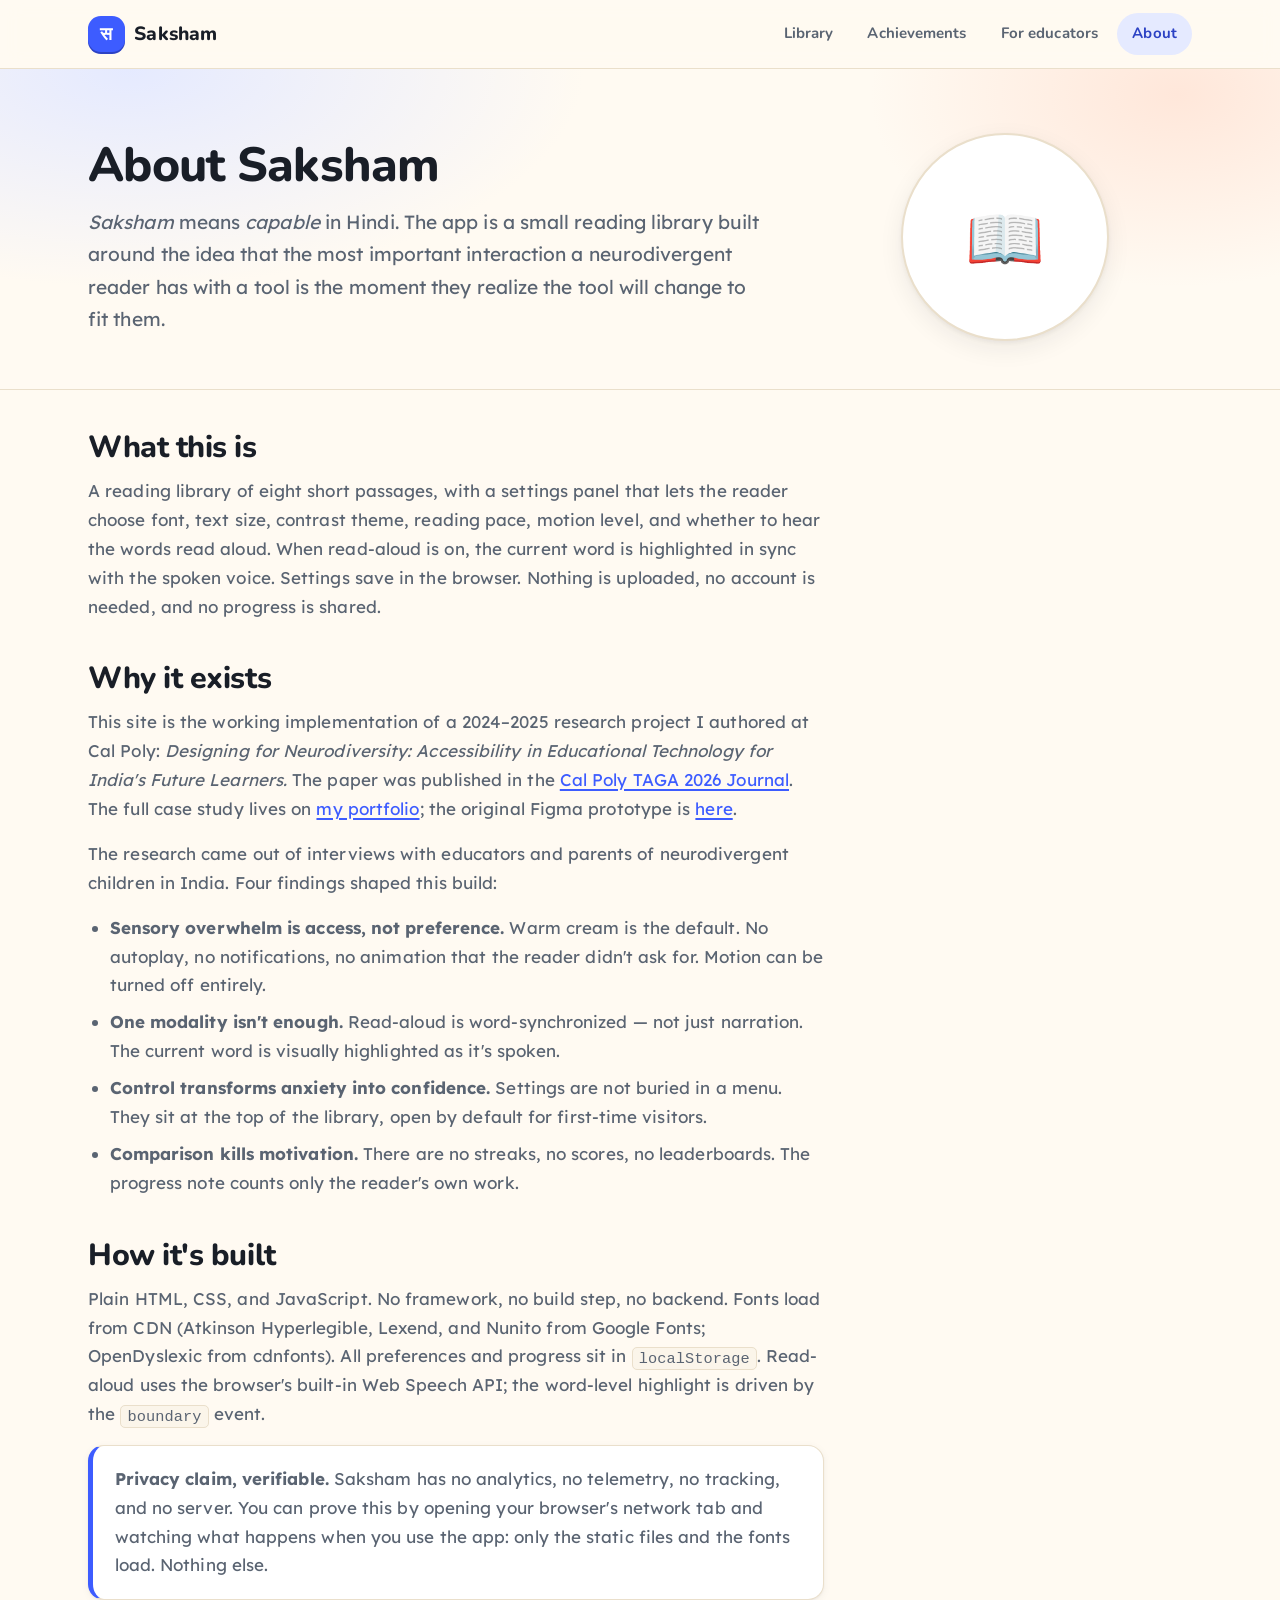
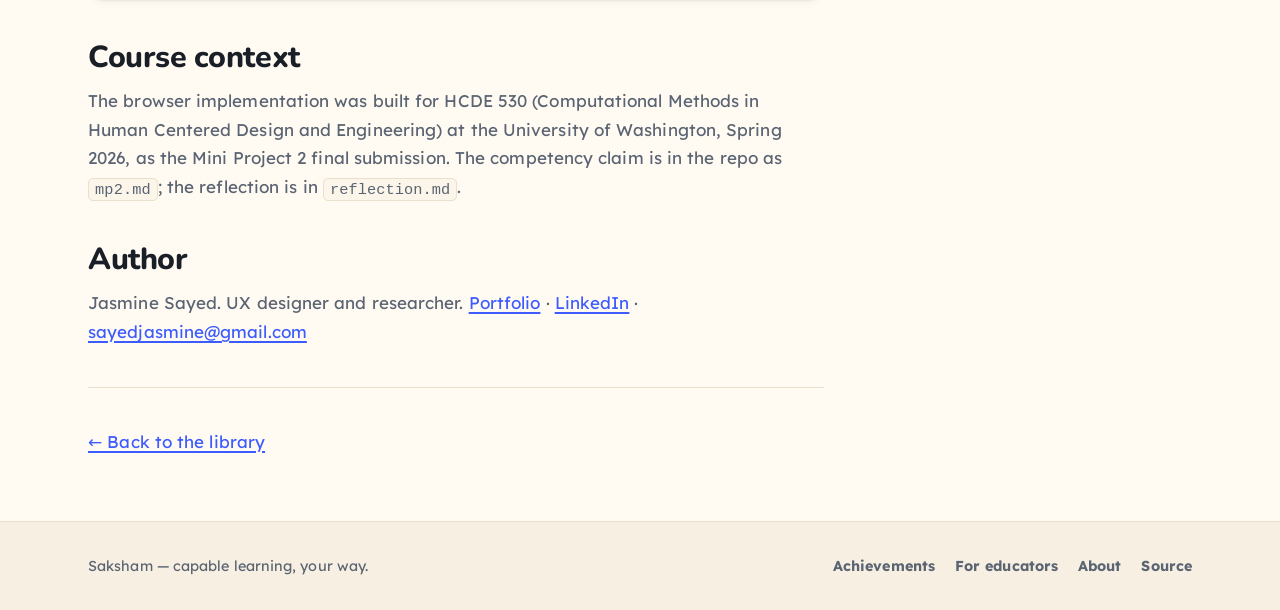
<file: about.html>
<!DOCTYPE html>
<html lang="en">
<head>
<meta charset="UTF-8" />
<meta name="viewport" content="width=device-width, initial-scale=1.0" />
<title>About — Saksham</title>
<meta name="description" content="Saksham means capable in Hindi. A brief account of what this is, why it exists, and how it's built." />

<link rel="preconnect" href="https://fonts.googleapis.com">
<link rel="preconnect" href="https://fonts.gstatic.com" crossorigin>
<link href="https://fonts.googleapis.com/css2?family=Nunito:wght@600;700;800&family=Atkinson+Hyperlegible:wght@400;700&family=Lexend:wght@400;500;600&display=swap" rel="stylesheet">
<link rel="stylesheet" href="styles.css">
</head>

<body data-contrast="cream" data-font="lexend" data-size="m" data-motion="full">

<a href="#main" class="skip">Skip to main content</a>

<header class="site-nav" role="banner">
  <div class="nav-inner">
    <a href="index.html" class="brand" aria-label="Saksham home">
      <span class="brand-mark" aria-hidden="true">स</span>
      <span>Saksham</span>
    </a>
    <button class="nav-toggle" aria-expanded="false" aria-controls="primaryNav" id="navToggle">☰ Menu</button>
    <nav class="nav-links" id="primaryNav" aria-label="Primary">
      <a href="index.html">Library</a>
      <a href="achievements.html">Achievements</a>
      <a href="educators.html">For educators</a>
      <a href="about.html" class="current">About</a>
    </nav>
  </div>
</header>

<main id="main" tabindex="-1">

  <div class="page-intro">
    <div class="container">
      <div class="intro-row">
        <div class="intro-text">
          <h1>About Saksham</h1>
          <p class="lede"><em>Saksham</em> means <em>capable</em> in Hindi. The app is a small reading library built around the idea that the most important interaction a neurodivergent reader has with a tool is the moment they realize the tool will change to fit them.</p>
        </div>
        <div class="intro-visual" aria-hidden="true">
          <div class="intro-orb"><span class="intro-emoji">📖</span></div>
        </div>
      </div>
    </div>
  </div>

  <div class="container">
    <div class="prose">

      <h2>What this is</h2>
      <p>A reading library of eight short passages, with a settings panel that lets the reader choose font, text size, contrast theme, reading pace, motion level, and whether to hear the words read aloud. When read-aloud is on, the current word is highlighted in sync with the spoken voice. Settings save in the browser. Nothing is uploaded, no account is needed, and no progress is shared.</p>

      <h2>Why it exists</h2>
      <p>This site is the working implementation of a 2024–2025 research project I authored at Cal Poly: <em>Designing for Neurodiversity: Accessibility in Educational Technology for India's Future Learners.</em> The paper was published in the <a href="https://issuu.com/calpolytaga/docs/cal_poly_taga_2026/132" target="_blank" rel="noopener">Cal Poly TAGA 2026 Journal</a>. The full case study lives on <a href="https://jasminesayedportfolio.com/saksham.html" target="_blank" rel="noopener">my portfolio</a>; the original Figma prototype is <a href="https://www.figma.com/proto/vOScugmTaA0yo2M25I105V/Saksham-App-Design-File?content-scaling=fixed&kind=proto&node-id=2-12798&page-id=0%3A1&scaling=scale-down" target="_blank" rel="noopener">here</a>.</p>

      <p>The research came out of interviews with educators and parents of neurodivergent children in India. Four findings shaped this build:</p>
      <ul>
        <li><strong>Sensory overwhelm is access, not preference.</strong> Warm cream is the default. No autoplay, no notifications, no animation that the reader didn't ask for. Motion can be turned off entirely.</li>
        <li><strong>One modality isn't enough.</strong> Read-aloud is word-synchronized — not just narration. The current word is visually highlighted as it's spoken.</li>
        <li><strong>Control transforms anxiety into confidence.</strong> Settings are not buried in a menu. They sit at the top of the library, open by default for first-time visitors.</li>
        <li><strong>Comparison kills motivation.</strong> There are no streaks, no scores, no leaderboards. The progress note counts only the reader's own work.</li>
      </ul>

      <h2>How it's built</h2>
      <p>Plain HTML, CSS, and JavaScript. No framework, no build step, no backend. Fonts load from CDN (Atkinson Hyperlegible, Lexend, and Nunito from Google Fonts; OpenDyslexic from cdnfonts). All preferences and progress sit in <code>localStorage</code>. Read-aloud uses the browser's built-in Web Speech API; the word-level highlight is driven by the <code>boundary</code> event.</p>

      <div class="panel">
        <p><strong>Privacy claim, verifiable.</strong> Saksham has no analytics, no telemetry, no tracking, and no server. You can prove this by opening your browser's network tab and watching what happens when you use the app: only the static files and the fonts load. Nothing else.</p>
      </div>

      <h2>Course context</h2>
      <p>The browser implementation was built for HCDE 530 (Computational Methods in Human Centered Design and Engineering) at the University of Washington, Spring 2026, as the Mini Project 2 final submission. The competency claim is in the repo as <code>mp2.md</code>; the reflection is in <code>reflection.md</code>.</p>

      <h2>Author</h2>
      <p>Jasmine Sayed. UX designer and researcher. <a href="https://jasminesayedportfolio.com" target="_blank" rel="noopener">Portfolio</a> · <a href="https://www.linkedin.com/in/sayedjasmine" target="_blank" rel="noopener">LinkedIn</a> · <a href="mailto:sayedjasmine@gmail.com">sayedjasmine@gmail.com</a></p>

      <hr class="divider">
      <p><a href="index.html">← Back to the library</a></p>

    </div>
  </div>

</main>

<footer class="site-footer">
  <div class="container">
    <div>Saksham — capable learning, your way.</div>
    <div class="footer-links">
      <a href="achievements.html">Achievements</a>
      <a href="educators.html">For educators</a>
      <a href="about.html">About</a>
      <a href="https://github.com/jsayed23/miniproject2" target="_blank" rel="noopener">Source</a>
    </div>
  </div>
</footer>

<script>
  // Apply saved preferences across the whole site
  try {
    const raw = localStorage.getItem('saksham:v2');
    if (raw) {
      const s = JSON.parse(raw);
      if (s.font) document.body.dataset.font = s.font;
      if (s.size) document.body.dataset.size = s.size;
      if (s.contrast) document.body.dataset.contrast = s.contrast;
      if (s.motion) document.body.dataset.motion = s.motion;
    }
  } catch (e) {}

  const navToggle = document.getElementById('navToggle');
  const navLinks = document.getElementById('primaryNav');
  if (navToggle && navLinks) {
    navToggle.addEventListener('click', () => {
      const open = navLinks.classList.toggle('open');
      navToggle.setAttribute('aria-expanded', open ? 'true' : 'false');
    });
  }
</script>
</body>
</html>
</file>
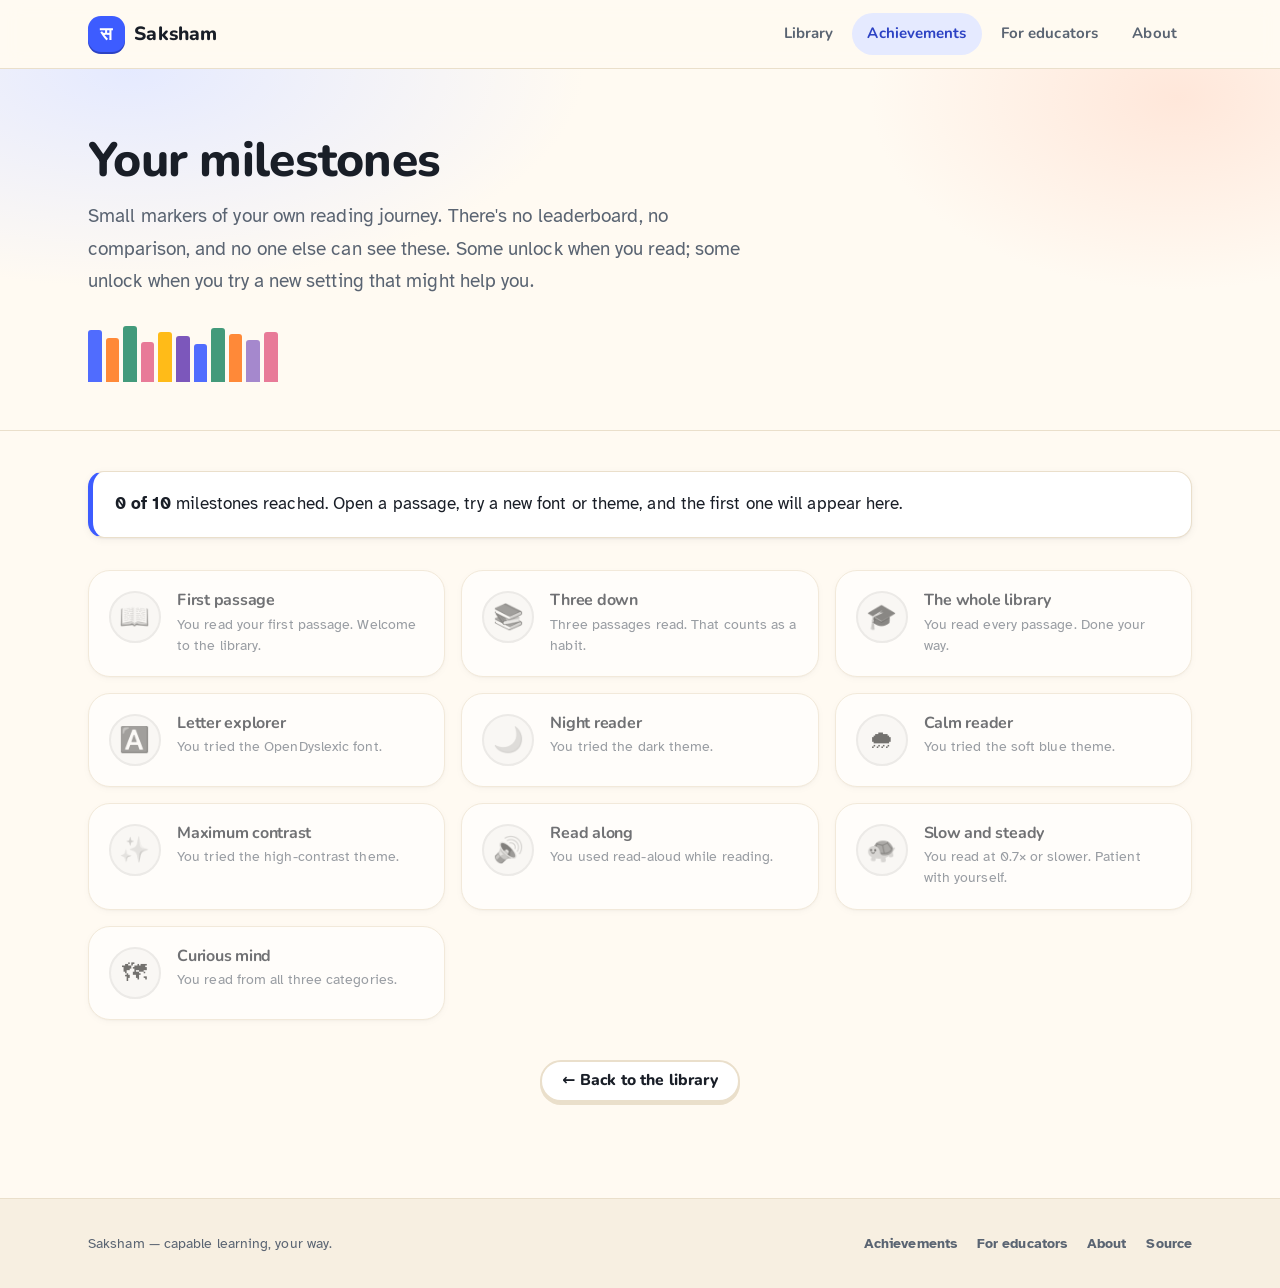
<file: achievements.html>
<!DOCTYPE html>
<html lang="en">
<head>
<meta charset="UTF-8" />
<meta name="viewport" content="width=device-width, initial-scale=1.0" />
<title>Achievements — Saksham</title>
<meta name="description" content="Your personal milestones. No comparison, no leaderboards, no ranks — only your own reading journey." />

<link rel="preconnect" href="https://fonts.googleapis.com">
<link rel="preconnect" href="https://fonts.gstatic.com" crossorigin>
<link href="https://fonts.googleapis.com/css2?family=Nunito:wght@600;700;800&family=Atkinson+Hyperlegible:wght@400;700&family=Lexend:wght@400;500;600&display=swap" rel="stylesheet">
<link rel="stylesheet" href="styles.css">
</head>

<body data-contrast="cream" data-font="atkinson" data-size="m" data-motion="full">

<a href="#main" class="skip">Skip to main content</a>

<header class="site-nav" role="banner">
  <div class="nav-inner">
    <a href="index.html" class="brand" aria-label="Saksham home">
      <span class="brand-mark" aria-hidden="true">स</span>
      <span>Saksham</span>
    </a>
    <button class="nav-toggle" aria-expanded="false" aria-controls="primaryNav" id="navToggle">☰ Menu</button>
    <nav class="nav-links" id="primaryNav" aria-label="Primary">
      <a href="index.html">Library</a>
      <a href="achievements.html" class="current">Achievements</a>
      <a href="educators.html">For educators</a>
      <a href="about.html">About</a>
    </nav>
  </div>
</header>

<main id="main" tabindex="-1">

  <div class="page-intro">
    <div class="container">
      <h1>Your milestones</h1>
      <p class="lede">Small markers of your own reading journey. There's no leaderboard, no comparison, and no one else can see these. Some unlock when you read; some unlock when you try a new setting that might help you.</p>
      <div class="hero-books intro-books" aria-hidden="true"><span style="height:52px;background:#3D5CFF;"></span><span style="height:44px;background:#FF7C24;"></span><span style="height:56px;background:#2F8F6E;"></span><span style="height:40px;background:#E66B8E;"></span><span style="height:50px;background:#FFB400;"></span><span style="height:46px;background:#6E45B5;"></span><span style="height:38px;background:#3D5CFF;"></span><span style="height:54px;background:#2F8F6E;"></span><span style="height:48px;background:#FF7C24;"></span><span style="height:42px;background:#9B7BC9;"></span><span style="height:50px;background:#E66B8E;"></span></div>
    </div>
  </div>

  <div class="container">
    <div id="summary" class="panel"></div>

    <div class="badge-grid" id="badgeGrid" role="list"></div>

    <p style="margin: 2rem 0; text-align: center;">
      <a href="index.html" class="btn ghost">← Back to the library</a>
    </p>
  </div>

</main>

<footer class="site-footer">
  <div class="container">
    <div>Saksham — capable learning, your way.</div>
    <div class="footer-links">
      <a href="achievements.html">Achievements</a>
      <a href="educators.html">For educators</a>
      <a href="about.html">About</a>
      <a href="https://github.com/jsayed23/miniproject2" target="_blank" rel="noopener">Source</a>
    </div>
  </div>
</footer>

<script>
/* Apply saved preferences across the whole site */
let state = { font: 'atkinson', size: 'm', contrast: 'cream', motion: 'full', read: {}, achievements: {}, triedFonts: ['atkinson'], triedContrasts: ['cream'], usedAudioOnce: false, minPace: 0.9 };
try {
  const raw = localStorage.getItem('saksham:v3') || localStorage.getItem('saksham:v2');
  if (raw) {
    const s = JSON.parse(raw);
    Object.assign(state, s);
    state.read = s.read || {};
    state.achievements = s.achievements || {};
    state.triedFonts = s.triedFonts || ['atkinson'];
    state.triedContrasts = s.triedContrasts || ['cream'];
  }
} catch (e) {}
document.body.dataset.font = state.font;
document.body.dataset.size = state.size;
document.body.dataset.contrast = state.contrast;
document.body.dataset.motion = state.motion;

const ACHIEVEMENTS = [
  { id: 'first-read',     icon: '📖', title: 'First passage',     desc: 'You read your first passage. Welcome to the library.' },
  { id: 'three-read',     icon: '📚', title: 'Three down',        desc: 'Three passages read. That counts as a habit.' },
  { id: 'all-read',       icon: '🎓', title: 'The whole library', desc: 'You read every passage. Done your way.' },
  { id: 'tried-opendys',  icon: '🅰️', title: 'Letter explorer',  desc: 'You tried the OpenDyslexic font.' },
  { id: 'tried-dark',     icon: '🌙', title: 'Night reader',      desc: 'You tried the dark theme.' },
  { id: 'tried-soft',     icon: '🌧', title: 'Calm reader',       desc: 'You tried the soft blue theme.' },
  { id: 'tried-high',     icon: '✨', title: 'Maximum contrast',  desc: 'You tried the high-contrast theme.' },
  { id: 'used-audio',     icon: '🔊', title: 'Read along',        desc: 'You used read-aloud while reading.' },
  { id: 'slow-pace',      icon: '🐢', title: 'Slow and steady',   desc: 'You read at 0.7× or slower. Patient with yourself.' },
  { id: 'all-cats',       icon: '🗺',  title: 'Curious mind',     desc: 'You read from all three categories.' }
];

const unlockedCount = Object.keys(state.achievements).length;
const total = ACHIEVEMENTS.length;

document.getElementById('summary').innerHTML = `
  <p style="margin: 0;"><strong>${unlockedCount} of ${total}</strong> milestones reached.
  ${unlockedCount === 0 ? "Open a passage, try a new font or theme, and the first one will appear here." :
    unlockedCount < total ? "Keep going at your own pace. The rest will arrive when you're ready." :
    "You've reached every milestone in this build. Thank you for trying Saksham."}</p>
`;

const grid = document.getElementById('badgeGrid');
grid.innerHTML = ACHIEVEMENTS.map(a => {
  const unlockedAt = state.achievements[a.id];
  const unlocked = !!unlockedAt;
  const when = unlocked ? new Date(unlockedAt).toLocaleDateString() : '';
  return `
    <div class="badge ${unlocked ? 'unlocked' : 'locked'}" role="listitem">
      <div class="badge-icon" aria-hidden="true">${a.icon}</div>
      <div>
        <h3>${a.title}</h3>
        <p>${a.desc}</p>
        ${unlocked ? `<span class="when">Unlocked ${when}</span>` : ''}
      </div>
    </div>
  `;
}).join('');

// Mobile nav
const navToggle = document.getElementById('navToggle');
const navLinks = document.getElementById('primaryNav');
if (navToggle && navLinks) {
  navToggle.addEventListener('click', () => {
    const open = navLinks.classList.toggle('open');
    navToggle.setAttribute('aria-expanded', open ? 'true' : 'false');
  });
}
</script>

</body>
</html>
</file>
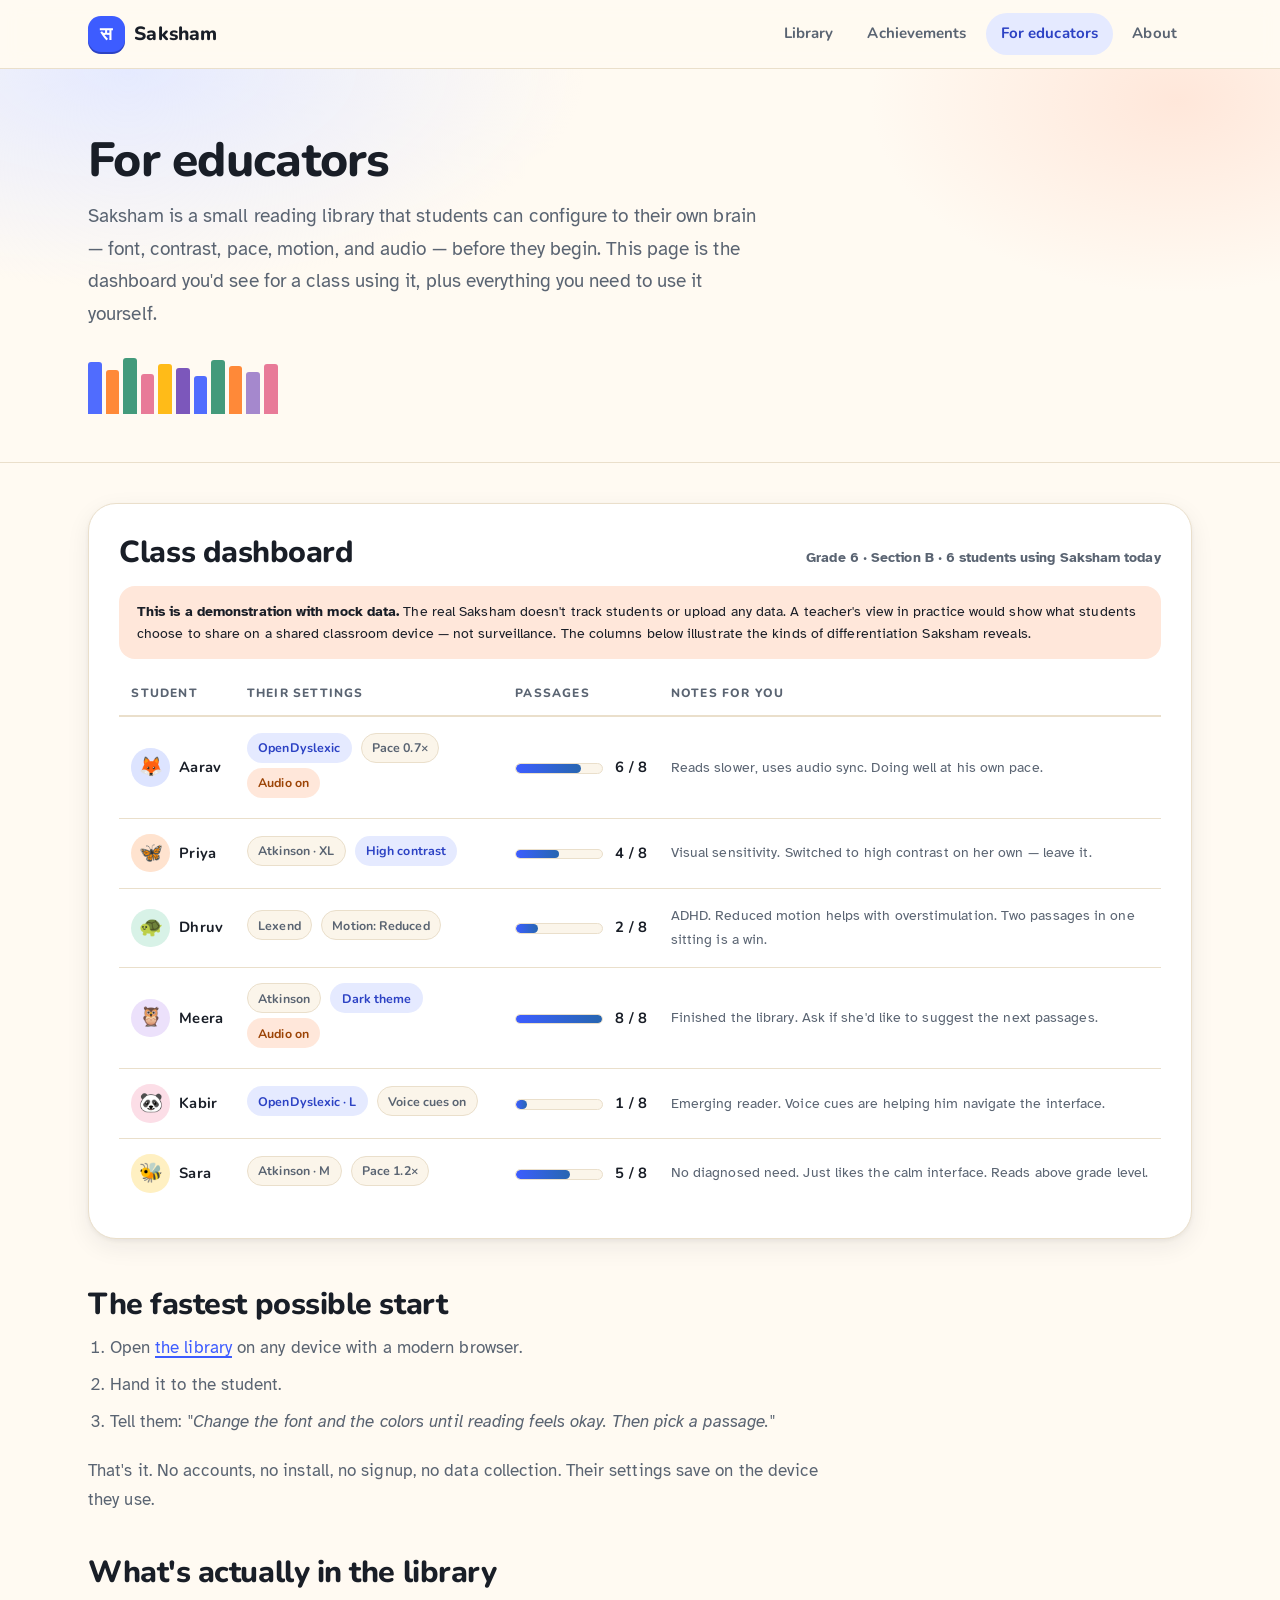
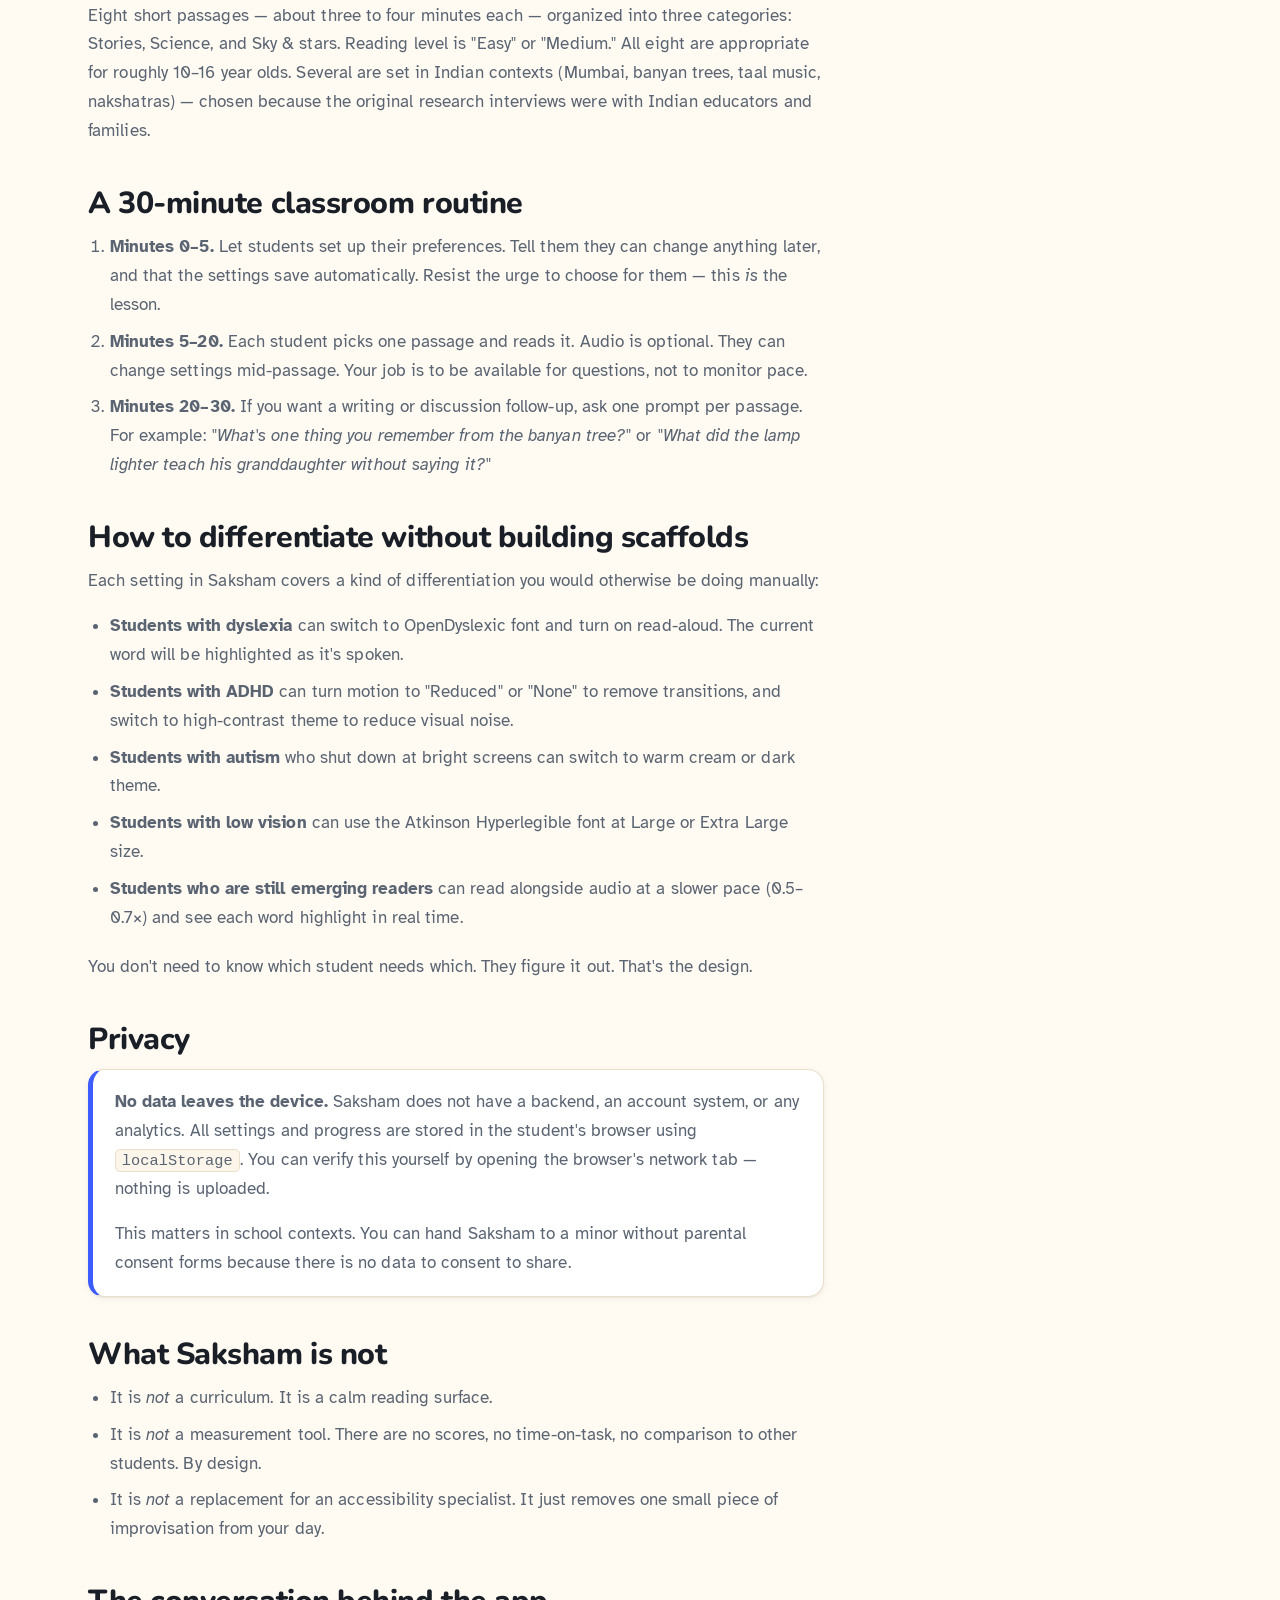
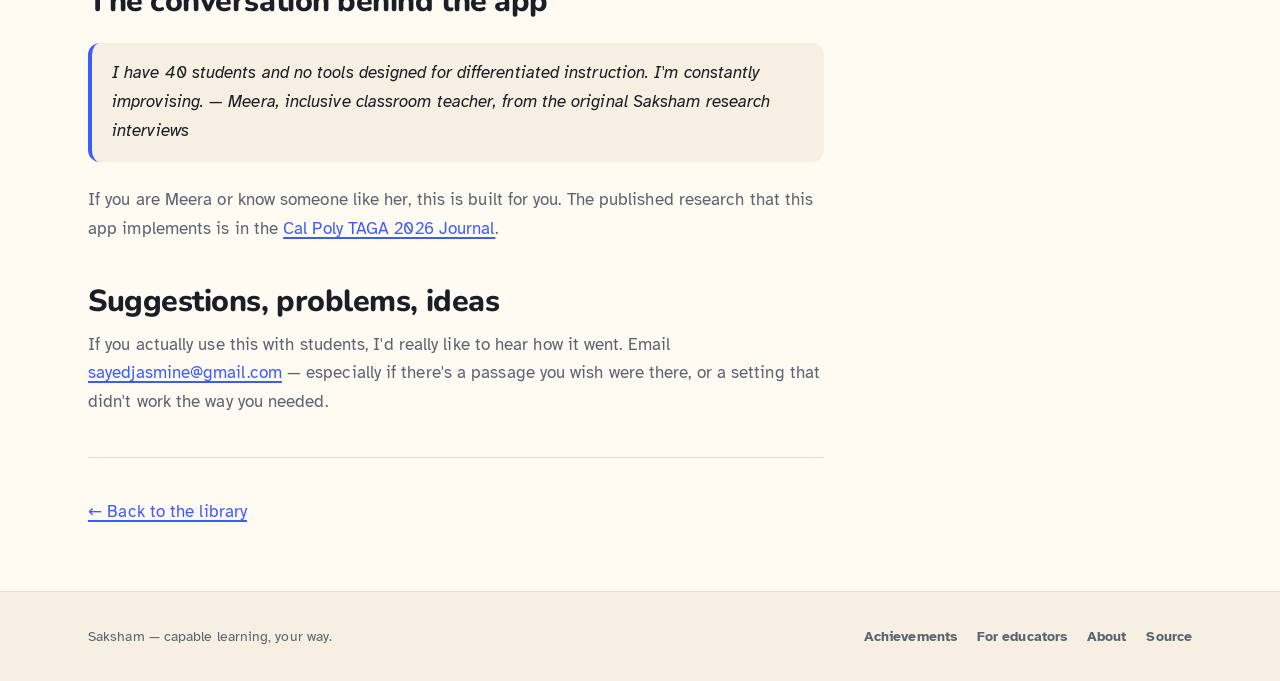
<file: educators.html>
<!DOCTYPE html>
<html lang="en">
<head>
<meta charset="UTF-8" />
<meta name="viewport" content="width=device-width, initial-scale=1.0" />
<title>For educators — Saksham</title>
<meta name="description" content="How to use Saksham with neurodivergent students. Quick start, classroom routine, differentiation guide, and privacy notes — written for teachers who already have too much to do." />

<link rel="preconnect" href="https://fonts.googleapis.com">
<link rel="preconnect" href="https://fonts.gstatic.com" crossorigin>
<link href="https://fonts.googleapis.com/css2?family=Nunito:wght@600;700;800&family=Atkinson+Hyperlegible:wght@400;700&family=Lexend:wght@400;500;600&display=swap" rel="stylesheet">
<link rel="stylesheet" href="styles.css">
</head>

<body data-contrast="cream" data-font="atkinson" data-size="m" data-motion="full">

<a href="#main" class="skip">Skip to main content</a>

<header class="site-nav" role="banner">
  <div class="nav-inner">
    <a href="index.html" class="brand" aria-label="Saksham home">
      <span class="brand-mark" aria-hidden="true">स</span>
      <span>Saksham</span>
    </a>
    <button class="nav-toggle" aria-expanded="false" aria-controls="primaryNav" id="navToggle">☰ Menu</button>
    <nav class="nav-links" id="primaryNav" aria-label="Primary">
      <a href="index.html">Library</a>
      <a href="achievements.html">Achievements</a>
      <a href="educators.html" class="current">For educators</a>
      <a href="about.html">About</a>
    </nav>
  </div>
</header>

<main id="main" tabindex="-1">

  <div class="page-intro">
    <div class="container">
      <h1>For educators</h1>
      <p class="lede">Saksham is a small reading library that students can configure to their own brain — font, contrast, pace, motion, and audio — before they begin. This page is the dashboard you'd see for a class using it, plus everything you need to use it yourself.</p>
      <div class="hero-books intro-books" aria-hidden="true"><span style="height:52px;background:#3D5CFF;"></span><span style="height:44px;background:#FF7C24;"></span><span style="height:56px;background:#2F8F6E;"></span><span style="height:40px;background:#E66B8E;"></span><span style="height:50px;background:#FFB400;"></span><span style="height:46px;background:#6E45B5;"></span><span style="height:38px;background:#3D5CFF;"></span><span style="height:54px;background:#2F8F6E;"></span><span style="height:48px;background:#FF7C24;"></span><span style="height:42px;background:#9B7BC9;"></span><span style="height:50px;background:#E66B8E;"></span></div>
    </div>
  </div>

  <!-- TEACHER DASHBOARD (mock class data demonstrating the differentiation Saksham enables) -->
  <div class="container">
    <div class="teacher-panel">
      <div class="head">
        <h2>Class dashboard</h2>
        <span class="class-meta">Grade 6 · Section B · 6 students using Saksham today</span>
      </div>
      <div class="demo-note">
        <strong>This is a demonstration with mock data.</strong> The real Saksham doesn't track students or upload any data. A teacher's view in practice would show what students choose to share on a shared classroom device — not surveillance. The columns below illustrate the kinds of differentiation Saksham reveals.
      </div>

      <table class="roster" aria-label="Class reading dashboard">
        <thead>
          <tr>
            <th scope="col">Student</th>
            <th scope="col">Their settings</th>
            <th scope="col">Passages</th>
            <th scope="col">Notes for you</th>
          </tr>
        </thead>
        <tbody>
          <tr>
            <td data-lbl="Student">
              <div class="student"><span class="avatar av-blue" aria-hidden="true">🦊</span>Aarav</div>
            </td>
            <td data-lbl="Settings">
              <span class="tag accent">OpenDyslexic</span>
              <span class="tag">Pace 0.7×</span>
              <span class="tag warm">Audio on</span>
            </td>
            <td data-lbl="Read">
              <span class="progress-bar"><span class="fill" style="width: 75%"></span></span> 6 / 8
            </td>
            <td data-lbl="Notes">Reads slower, uses audio sync. Doing well at his own pace.</td>
          </tr>
          <tr>
            <td data-lbl="Student">
              <div class="student"><span class="avatar av-warm" aria-hidden="true">🦋</span>Priya</div>
            </td>
            <td data-lbl="Settings">
              <span class="tag">Atkinson · XL</span>
              <span class="tag accent">High contrast</span>
            </td>
            <td data-lbl="Read">
              <span class="progress-bar"><span class="fill" style="width: 50%"></span></span> 4 / 8
            </td>
            <td data-lbl="Notes">Visual sensitivity. Switched to high contrast on her own — leave it.</td>
          </tr>
          <tr>
            <td data-lbl="Student">
              <div class="student"><span class="avatar av-green" aria-hidden="true">🐢</span>Dhruv</div>
            </td>
            <td data-lbl="Settings">
              <span class="tag">Lexend</span>
              <span class="tag">Motion: Reduced</span>
            </td>
            <td data-lbl="Read">
              <span class="progress-bar"><span class="fill" style="width: 25%"></span></span> 2 / 8
            </td>
            <td data-lbl="Notes">ADHD. Reduced motion helps with overstimulation. Two passages in one sitting is a win.</td>
          </tr>
          <tr>
            <td data-lbl="Student">
              <div class="student"><span class="avatar av-lav" aria-hidden="true">🦉</span>Meera</div>
            </td>
            <td data-lbl="Settings">
              <span class="tag">Atkinson</span>
              <span class="tag accent">Dark theme</span>
              <span class="tag warm">Audio on</span>
            </td>
            <td data-lbl="Read">
              <span class="progress-bar"><span class="fill" style="width: 100%"></span></span> 8 / 8
            </td>
            <td data-lbl="Notes">Finished the library. Ask if she'd like to suggest the next passages.</td>
          </tr>
          <tr>
            <td data-lbl="Student">
              <div class="student"><span class="avatar av-rose" aria-hidden="true">🐼</span>Kabir</div>
            </td>
            <td data-lbl="Settings">
              <span class="tag accent">OpenDyslexic · L</span>
              <span class="tag">Voice cues on</span>
            </td>
            <td data-lbl="Read">
              <span class="progress-bar"><span class="fill" style="width: 12.5%"></span></span> 1 / 8
            </td>
            <td data-lbl="Notes">Emerging reader. Voice cues are helping him navigate the interface.</td>
          </tr>
          <tr>
            <td data-lbl="Student">
              <div class="student"><span class="avatar av-sun" aria-hidden="true">🐝</span>Sara</div>
            </td>
            <td data-lbl="Settings">
              <span class="tag">Atkinson · M</span>
              <span class="tag">Pace 1.2×</span>
            </td>
            <td data-lbl="Read">
              <span class="progress-bar"><span class="fill" style="width: 62.5%"></span></span> 5 / 8
            </td>
            <td data-lbl="Notes">No diagnosed need. Just likes the calm interface. Reads above grade level.</td>
          </tr>
        </tbody>
      </table>
    </div>
  </div>

  <div class="container">
    <div class="prose">

      <h2>The fastest possible start</h2>
      <ol>
        <li>Open <a href="index.html">the library</a> on any device with a modern browser.</li>
        <li>Hand it to the student.</li>
        <li>Tell them: <em>"Change the font and the colors until reading feels okay. Then pick a passage."</em></li>
      </ol>
      <p>That's it. No accounts, no install, no signup, no data collection. Their settings save on the device they use.</p>

      <h2>What's actually in the library</h2>
      <p>Eight short passages — about three to four minutes each — organized into three categories: Stories, Science, and Sky &amp; stars. Reading level is "Easy" or "Medium." All eight are appropriate for roughly 10–16 year olds. Several are set in Indian contexts (Mumbai, banyan trees, taal music, nakshatras) — chosen because the original research interviews were with Indian educators and families.</p>

      <h2>A 30-minute classroom routine</h2>
      <ol>
        <li><strong>Minutes 0–5.</strong> Let students set up their preferences. Tell them they can change anything later, and that the settings save automatically. Resist the urge to choose for them — this <em>is</em> the lesson.</li>
        <li><strong>Minutes 5–20.</strong> Each student picks one passage and reads it. Audio is optional. They can change settings mid-passage. Your job is to be available for questions, not to monitor pace.</li>
        <li><strong>Minutes 20–30.</strong> If you want a writing or discussion follow-up, ask one prompt per passage. For example: <em>"What's one thing you remember from the banyan tree?"</em> or <em>"What did the lamp lighter teach his granddaughter without saying it?"</em></li>
      </ol>

      <h2>How to differentiate without building scaffolds</h2>
      <p>Each setting in Saksham covers a kind of differentiation you would otherwise be doing manually:</p>
      <ul>
        <li><strong>Students with dyslexia</strong> can switch to OpenDyslexic font and turn on read-aloud. The current word will be highlighted as it's spoken.</li>
        <li><strong>Students with ADHD</strong> can turn motion to "Reduced" or "None" to remove transitions, and switch to high-contrast theme to reduce visual noise.</li>
        <li><strong>Students with autism</strong> who shut down at bright screens can switch to warm cream or dark theme.</li>
        <li><strong>Students with low vision</strong> can use the Atkinson Hyperlegible font at Large or Extra Large size.</li>
        <li><strong>Students who are still emerging readers</strong> can read alongside audio at a slower pace (0.5–0.7×) and see each word highlight in real time.</li>
      </ul>
      <p>You don't need to know which student needs which. They figure it out. That's the design.</p>

      <h2>Privacy</h2>
      <div class="panel">
        <p><strong>No data leaves the device.</strong> Saksham does not have a backend, an account system, or any analytics. All settings and progress are stored in the student's browser using <code>localStorage</code>. You can verify this yourself by opening the browser's network tab — nothing is uploaded.</p>
        <p>This matters in school contexts. You can hand Saksham to a minor without parental consent forms because there is no data to consent to share.</p>
      </div>

      <h2>What Saksham is not</h2>
      <ul>
        <li>It is <em>not</em> a curriculum. It is a calm reading surface.</li>
        <li>It is <em>not</em> a measurement tool. There are no scores, no time-on-task, no comparison to other students. By design.</li>
        <li>It is <em>not</em> a replacement for an accessibility specialist. It just removes one small piece of improvisation from your day.</li>
      </ul>

      <h2>The conversation behind the app</h2>
      <blockquote>
        I have 40 students and no tools designed for differentiated instruction. I'm constantly improvising.
        <cite>— Meera, inclusive classroom teacher, from the original Saksham research interviews</cite>
      </blockquote>
      <p>If you are Meera or know someone like her, this is built for you. The published research that this app implements is in the <a href="https://issuu.com/calpolytaga/docs/cal_poly_taga_2026/132" target="_blank" rel="noopener">Cal Poly TAGA 2026 Journal</a>.</p>

      <h2>Suggestions, problems, ideas</h2>
      <p>If you actually use this with students, I'd really like to hear how it went. Email <a href="mailto:sayedjasmine@gmail.com">sayedjasmine@gmail.com</a> — especially if there's a passage you wish were there, or a setting that didn't work the way you needed.</p>

      <hr class="divider">
      <p><a href="index.html">← Back to the library</a></p>

    </div>
  </div>

</main>

<footer class="site-footer">
  <div class="container">
    <div>Saksham — capable learning, your way.</div>
    <div class="footer-links">
      <a href="achievements.html">Achievements</a>
      <a href="educators.html">For educators</a>
      <a href="about.html">About</a>
      <a href="https://github.com/jsayed23/miniproject2" target="_blank" rel="noopener">Source</a>
    </div>
  </div>
</footer>

<script>
  // Apply saved preferences across the whole site
  try {
    const raw = localStorage.getItem('saksham:v2');
    if (raw) {
      const s = JSON.parse(raw);
      if (s.font) document.body.dataset.font = s.font;
      if (s.size) document.body.dataset.size = s.size;
      if (s.contrast) document.body.dataset.contrast = s.contrast;
      if (s.motion) document.body.dataset.motion = s.motion;
    }
  } catch (e) {}

  // Mobile nav
  const navToggle = document.getElementById('navToggle');
  const navLinks = document.getElementById('primaryNav');
  if (navToggle && navLinks) {
    navToggle.addEventListener('click', () => {
      const open = navLinks.classList.toggle('open');
      navToggle.setAttribute('aria-expanded', open ? 'true' : 'false');
    });
  }
</script>
</body>
</html>
</file>
<file: styles.css>
/* ==========================================================================
   SAKSHAM — Design system v2
   A reading tool for neurodivergent learners.

   The look: friendly, confident, generous. Rounded shapes, chunky tappable
   buttons, clear colour-coded categories, one idea per card. Everything
   still bends to the reader's own font / size / contrast / motion settings —
   the theme tokens below are re-declared per `body[data-*]` so a single
   stylesheet serves cream, soft blue, dark and high-contrast modes.

   Sections
     1.  Tokens & themes
     2.  Reset & base type
     3.  Layout primitives
     4.  Buttons, chips, switches
     5.  Site chrome (nav, footer, skip link)
     6.  Setup screen
     7.  Home — hero
     8.  Home — library (stats, cards, carousel)
     9.  Panels (preferences, filters)
     10. Reader
     11. Complete screen
     12. Achievements
     13. Educators
     14. Prose pages
     15. Toast, popovers, utilities
     16. Responsive
   ========================================================================== */

/* ==========================================================================
   1. TOKENS & THEMES
   ========================================================================== */

:root {
  /* Brand */
  --c-accent:      #3D5CFF;
  --c-accent-soft: #E5EAFF;
  --c-warm:        #FF7C24;
  --c-warm-soft:   #FFE7DA;
  --c-sun:         #FFC531;

  /* Category identity.
     Each colour comes in three parts: the vivid `--cat-*` for shapes (card
     top rules, icon tiles), the `-soft` wash behind small labels, and the
     `-ink` variant for text. The ink variants are darkened until every
     label clears WCAG AA at 11–13px against its own soft wash — the vivid
     hue would only reach ~2.5:1 there. */
  --cat-stories:      #F0761E;
  --cat-stories-soft: #FFEDE0;
  --cat-stories-ink:  #9C4406;
  --cat-science:      #17916B;
  --cat-science-soft: #DDF4EC;
  --cat-science-ink:  #0E7150;
  --cat-sky:          #6E45B5;
  --cat-sky-soft:     #EDE6FA;
  --cat-sky-ink:      #5E38A4;

  /* Semantic */
  --ok:       #0E7150;
  --ok-soft:  #DDF4EC;
  --ok-ink:   #0E7150;
  --ok-badge-ink: #FFFFFF;

  /* Radii — big and soft */
  --r-xs: 8px;
  --r-sm: 12px;
  --r:    16px;
  --r-lg: 22px;
  --r-xl: 28px;
  --r-pill: 999px;

  /* Elevation. Themes override these so dark mode doesn't get muddy. */
  --shadow-sm: 0 1px 2px rgba(23, 28, 38, 0.05), 0 2px 8px rgba(23, 28, 38, 0.05);
  --shadow:    0 2px 4px rgba(23, 28, 38, 0.05), 0 8px 24px rgba(23, 28, 38, 0.07);
  --shadow-lg: 0 4px 8px rgba(23, 28, 38, 0.05), 0 18px 44px rgba(23, 28, 38, 0.10);

  /* Type */
  --font-brand: 'Nunito', 'Poppins', system-ui, sans-serif;
  --font-body:  'Atkinson Hyperlegible', system-ui, sans-serif;

  --size-body: 1.0625rem;
  --line-height: 1.7;
  --letter-spacing: 0.005em;

  /* Motion + layout */
  --motion-scale: 1;
  --container: 74rem;
  --container-narrow: 46rem;
  --measure: 38rem;

  --nav-h: 4.25rem;
}

/* ---- Theme: warm cream (default) ---- */
body[data-contrast="cream"] {
  --bg: #FFFAF2;
  --bg-soft: #F7EFE1;
  --bg-card: #FFFFFF;
  --bg-sunk: #FBF5EA;
  --ink: #191E27;
  --ink-soft: #5A6472;
  --ink-faint: #8D97A6;
  --line: #EADFCB;
  --line-strong: #DBCCAF;
  --accent: #3D5CFF;
  --accent-soft: #E5EAFF;
  --accent-ink: #FFFFFF;
  --accent-strong: #2C42C4;   /* accent text on --accent-soft */
  --btn-shade: #2C42C4;
}

/* ---- Theme: soft blue ---- */
body[data-contrast="soft"] {
  --bg: #F2F5FC;
  --bg-soft: #E5EBF6;
  --bg-card: #FFFFFF;
  --bg-sunk: #EDF1FA;
  --ink: #171C26;
  --ink-soft: #4A5462;
  --ink-faint: #808B9B;
  --line: #D7E0EE;
  --line-strong: #BCC9DC;
  --accent: #3D5CFF;
  --accent-soft: #DFE5FA;
  --accent-ink: #FFFFFF;
  --accent-strong: #2C42C4;
  --btn-shade: #2C42C4;
}

/* ---- Theme: dark ---- */
body[data-contrast="dark"] {
  --bg: #12161D;
  --bg-soft: #1A2029;
  --bg-card: #1E2531;
  --bg-sunk: #171D25;
  --ink: #EDF0F5;
  --ink-soft: #B4BDCB;
  --ink-faint: #8590A1;
  --line: #2B3341;
  --line-strong: #3B4557;
  --accent: #8FA3FF;
  --accent-soft: #232E4B;
  --accent-ink: #101521;
  --btn-shade: #5F72C9;

  --cat-stories: #FFA25C;      --cat-stories-soft: #34261C;  --cat-stories-ink: #FFA25C;
  --cat-science: #58CFA6;      --cat-science-soft: #16302A;  --cat-science-ink: #58CFA6;
  --cat-sky:     #B79BEC;      --cat-sky-soft:     #26203A;  --cat-sky-ink:     #B79BEC;
  --ok: #58CFA6;               --ok-soft: #16302A;           --ok-ink: #58CFA6;
  --ok-badge-ink: #0C1F19;
  --accent-strong: #8FA3FF;
  --c-warm-soft: #35251A;
  --c-accent-soft: #232E4B;

  --shadow-sm: 0 1px 2px rgba(0, 0, 0, 0.3);
  --shadow:    0 2px 6px rgba(0, 0, 0, 0.35), 0 10px 28px rgba(0, 0, 0, 0.25);
  --shadow-lg: 0 4px 10px rgba(0, 0, 0, 0.4), 0 20px 48px rgba(0, 0, 0, 0.32);
}

/* ---- Theme: high contrast ---- */
body[data-contrast="high"] {
  --bg: #000000;
  --bg-soft: #000000;
  --bg-card: #000000;
  --bg-sunk: #0B0B0B;
  --ink: #FFFFFF;
  --ink-soft: #FFFFFF;
  --ink-faint: #FFD301;
  --line: #FFFFFF;
  --line-strong: #FFD301;
  --accent: #FFD301;
  --accent-soft: #2A2500;
  --accent-ink: #000000;
  --btn-shade: #A88A00;

  --cat-stories: #FFD301;      --cat-stories-soft: #2A2500;  --cat-stories-ink: #FFD301;
  --cat-science: #FFD301;      --cat-science-soft: #2A2500;  --cat-science-ink: #FFD301;
  --cat-sky:     #FFD301;      --cat-sky-soft:     #2A2500;  --cat-sky-ink:     #FFD301;
  --ok: #FFD301;               --ok-soft: #2A2500;           --ok-ink: #FFD301;
  --ok-badge-ink: #000000;
  --accent-strong: #FFD301;
  --c-warm-soft: #2A2500;
  --c-accent-soft: #2A2500;
  --c-sun: #FFD301;

  --shadow-sm: none;
  --shadow: none;
  --shadow-lg: none;
}
/* High contrast wants hard edges, not soft depth. */
body[data-contrast="high"] .passage-card,
body[data-contrast="high"] .stat-card,
body[data-contrast="high"] .badge,
body[data-contrast="high"] .panel,
body[data-contrast="high"] .setup-card,
body[data-contrast="high"] .complete-card,
body[data-contrast="high"] .teacher-panel,
body[data-contrast="high"] .hero-progress,
body[data-contrast="high"] .prefs,
body[data-contrast="high"] .filter-panel { border-width: 2px; }

/* ---- Reader-chosen font ---- */
body[data-font="atkinson"] { --font-body: 'Atkinson Hyperlegible', system-ui, sans-serif; }
body[data-font="lexend"]   { --font-body: 'Lexend', system-ui, sans-serif; }
body[data-font="opendys"]  { --font-body: 'OpenDyslexic', 'Atkinson Hyperlegible', sans-serif; }
body[data-font="system"]   { --font-body: ui-sans-serif, system-ui, sans-serif; }

/* ---- Reader-chosen size ---- */
body[data-size="m"]  { --size-body: 1.0625rem; }
body[data-size="l"]  { --size-body: 1.1875rem; --measure: 36rem; }
body[data-size="xl"] { --size-body: 1.375rem;  --measure: 34rem; }

/* ---- Reader-chosen motion ---- */
body[data-motion="full"]    { --motion-scale: 1; }
body[data-motion="reduced"] { --motion-scale: 0.4; }
body[data-motion="none"]    { --motion-scale: 0; }
@media (prefers-reduced-motion: reduce) { :root { --motion-scale: 0; } }


/* ==========================================================================
   2. RESET & BASE TYPE
   ========================================================================== */

*, *::before, *::after { box-sizing: border-box; }
html, body { margin: 0; padding: 0; }
/* Several components below set an explicit `display`, which would otherwise
   beat the UA stylesheet's rule for [hidden]. Keep [hidden] authoritative. */
[hidden] { display: none !important; }
html { scroll-behavior: smooth; }
@media (prefers-reduced-motion: reduce) { html { scroll-behavior: auto; } }
img { max-width: 100%; display: block; }
button, input, textarea, select { font: inherit; color: inherit; }

body {
  background: var(--bg);
  color: var(--ink);
  font-family: var(--font-body);
  font-size: var(--size-body);
  line-height: var(--line-height);
  letter-spacing: var(--letter-spacing);
  -webkit-font-smoothing: antialiased;
  text-rendering: optimizeLegibility;
  min-height: 100vh;
  display: flex;
  flex-direction: column;
  transition: background-color calc(0.25s * var(--motion-scale)) ease,
              color calc(0.25s * var(--motion-scale)) ease;
}

h1, h2, h3, h4 {
  font-family: var(--font-brand);
  color: var(--ink);
  line-height: 1.15;
  letter-spacing: -0.015em;
  margin: 0 0 0.5rem;
  font-weight: 800;
  text-wrap: balance;
}
h1 { font-size: clamp(2rem, 1.4rem + 2.4vw, 3rem); }
h2 { font-size: clamp(1.45rem, 1.2rem + 1vw, 1.9rem); }
h3 { font-size: 1.15rem; font-weight: 700; }
h4 { font-size: 0.95rem; font-weight: 700; letter-spacing: 0; }

p { margin: 0 0 1rem; }
p:last-child { margin-bottom: 0; }

a { color: var(--accent); text-decoration-thickness: 2px; text-underline-offset: 3px; }
a:hover { text-decoration-thickness: 3px; }

strong, b { font-weight: 700; }

::selection { background: var(--accent-soft); color: var(--ink); }

:focus-visible {
  outline: 3px solid var(--accent);
  outline-offset: 3px;
  border-radius: var(--r-xs);
}

.lede {
  font-size: 1.125em;
  color: var(--ink-soft);
  max-width: 42rem;
  margin: 0 0 1.25rem;
}
.text-soft { color: var(--ink-soft); }
.hint { color: var(--ink-soft); font-size: 0.875rem; }

.sr-only {
  position: absolute; width: 1px; height: 1px;
  padding: 0; margin: -1px; overflow: hidden;
  clip: rect(0 0 0 0); white-space: nowrap; border: 0;
}


/* ==========================================================================
   3. LAYOUT PRIMITIVES
   ========================================================================== */

main { flex: 1 0 auto; width: 100%; }
/* #main is focused programmatically after the skip link and on screen change.
   Screen readers still announce it; a page-wide outline would just be noise. */
main[tabindex="-1"]:focus { outline: none; }

.container {
  width: 100%;
  max-width: var(--container);
  margin-inline: auto;
  padding-inline: clamp(1.15rem, 4vw, 2.5rem);
}

.screen { display: none; }
.screen.active { display: block; animation: fade calc(0.3s * var(--motion-scale)) ease both; }
@keyframes fade { from { opacity: 0; transform: translateY(6px); } to { opacity: 1; transform: none; } }

.divider { height: 1px; background: var(--line); border: 0; margin: 2.5rem 0; }
.sep { color: var(--ink-faint); }


/* ==========================================================================
   4. BUTTONS, CHIPS, SWITCHES
   ========================================================================== */

/* Chunky "pressable" button — the solid bottom edge is the signature. */
.btn {
  --btn-lift: 3px;
  display: inline-flex;
  align-items: center;
  justify-content: center;
  gap: 0.5rem;
  padding: 0.72rem 1.4rem;
  font-family: var(--font-brand);
  font-weight: 800;
  font-size: 0.98rem;
  letter-spacing: 0.01em;
  line-height: 1.25;
  color: var(--accent-ink);
  background: var(--accent);
  border: 0;
  border-radius: var(--r-pill);
  box-shadow: 0 var(--btn-lift) 0 var(--btn-shade);
  cursor: pointer;
  text-decoration: none;
  transition: transform calc(0.12s * var(--motion-scale)) ease,
              box-shadow calc(0.12s * var(--motion-scale)) ease,
              filter calc(0.15s * var(--motion-scale)) ease;
}
.btn:hover { filter: brightness(1.06); }
.btn:active {
  transform: translateY(var(--btn-lift));
  box-shadow: 0 0 0 var(--btn-shade);
}
.btn.lg { padding: 0.95rem 1.85rem; font-size: 1.05rem; --btn-lift: 4px; }
.btn[disabled] { opacity: 0.5; cursor: not-allowed; box-shadow: none; }

.btn.ghost {
  color: var(--ink);
  background: var(--bg-card);
  box-shadow: 0 var(--btn-lift) 0 var(--line);
  border: 2px solid var(--line);
  padding: calc(0.72rem - 2px) calc(1.4rem - 2px);
}
.btn.ghost:hover { background: var(--bg-soft); filter: none; border-color: var(--line-strong); }
.btn.ghost:active { box-shadow: 0 0 0 var(--line); }

/* Selectable pill (font / size / motion / language / need filters) */
.chips { display: flex; flex-wrap: wrap; gap: 0.5rem; }
.chip {
  display: inline-flex;
  align-items: center;
  gap: 0.4rem;
  padding: 0.5rem 0.95rem;
  font-family: var(--font-brand);
  font-weight: 700;
  font-size: 0.9rem;
  color: var(--ink-soft);
  background: var(--bg-card);
  border: 2px solid var(--line);
  border-radius: var(--r-pill);
  cursor: pointer;
  white-space: nowrap;
  transition: all calc(0.15s * var(--motion-scale)) ease;
}
.chip:hover { border-color: var(--line-strong); color: var(--ink); }
.chip[aria-checked="true"], .chip[aria-pressed="true"] {
  background: var(--accent);
  border-color: var(--accent);
  color: var(--accent-ink);
}

/* Grade number buttons */
.grade-row { display: flex; flex-wrap: wrap; gap: 0.45rem; }
.grade {
  width: 2.75rem; height: 2.75rem;
  display: grid; place-items: center;
  font-family: var(--font-brand);
  font-weight: 800;
  color: var(--ink-soft);
  background: var(--bg-card);
  border: 2px solid var(--line);
  border-radius: var(--r-sm);
  cursor: pointer;
  transition: all calc(0.15s * var(--motion-scale)) ease;
}
.grade:hover { border-color: var(--line-strong); color: var(--ink); }
.grade[aria-pressed="true"] {
  background: var(--accent); border-color: var(--accent); color: var(--accent-ink);
}

/* Theme swatches */
.swatch-row { display: flex; flex-wrap: wrap; gap: 0.6rem; }
.swatch-btn {
  display: inline-flex;
  align-items: center;
  gap: 0.55rem;
  padding: 0.45rem 0.9rem 0.45rem 0.5rem;
  font-family: var(--font-brand);
  font-weight: 700;
  font-size: 0.9rem;
  color: var(--ink-soft);
  background: var(--bg-card);
  border: 2px solid var(--line);
  border-radius: var(--r-pill);
  cursor: pointer;
  transition: all calc(0.15s * var(--motion-scale)) ease;
}
.swatch-btn:hover { border-color: var(--line-strong); }
.swatch-btn[aria-checked="true"] { border-color: var(--accent); color: var(--ink); box-shadow: inset 0 0 0 1px var(--accent); }
.sw {
  width: 1.6rem; height: 1.6rem;
  border-radius: 50%;
  border: 2px solid var(--line);
  flex: none;
}

/* Toggle switch */
.switch { display: inline-flex; align-items: center; cursor: pointer; margin: 0; }
.switch input { position: absolute; opacity: 0; width: 0; height: 0; }
.switch .track {
  display: block;
  width: 3.1rem; height: 1.75rem;
  background: var(--line-strong);
  border-radius: var(--r-pill);
  position: relative;
  transition: background calc(0.2s * var(--motion-scale)) ease;
}
.switch .track::after {
  content: '';
  position: absolute;
  top: 3px; left: 3px;
  width: 1.25rem; height: 1.25rem;
  background: #fff;
  border-radius: 50%;
  box-shadow: 0 1px 3px rgba(0,0,0,0.25);
  transition: transform calc(0.2s * var(--motion-scale)) ease;
}
.switch input:checked + .track { background: var(--accent); }
.switch input:checked + .track::after { transform: translateX(1.35rem); }
.switch input:focus-visible + .track { outline: 3px solid var(--accent); outline-offset: 3px; }

/* Range slider */
input[type="range"] {
  -webkit-appearance: none; appearance: none;
  width: 100%; max-width: 22rem;
  height: 0.7rem;
  background: var(--bg-sunk);
  border: 2px solid var(--line);
  border-radius: var(--r-pill);
  cursor: pointer;
}
input[type="range"]::-webkit-slider-thumb {
  -webkit-appearance: none; appearance: none;
  width: 1.45rem; height: 1.45rem;
  background: var(--accent);
  border: 3px solid var(--bg-card);
  border-radius: 50%;
  box-shadow: 0 2px 6px rgba(0,0,0,0.2);
  cursor: pointer;
}
input[type="range"]::-moz-range-thumb {
  width: 1.2rem; height: 1.2rem;
  background: var(--accent);
  border: 3px solid var(--bg-card);
  border-radius: 50%;
  cursor: pointer;
}

/* Text inputs */
input[type="text"], textarea {
  width: 100%;
  padding: 0.85rem 1.05rem;
  background: var(--bg-card);
  color: var(--ink);
  border: 2px solid var(--line);
  border-radius: var(--r);
  font-family: inherit;
  font-size: 1rem;
  transition: border-color calc(0.15s * var(--motion-scale)) ease;
}
input[type="text"]:focus, textarea:focus { border-color: var(--accent); outline-offset: 1px; }
textarea { resize: vertical; min-height: 6.5rem; line-height: 1.6; }
::placeholder { color: var(--ink-faint); opacity: 1; }

label { display: block; font-family: var(--font-brand); font-weight: 700; font-size: 0.95rem; margin-bottom: 0.4rem; }


/* ==========================================================================
   5. SITE CHROME
   ========================================================================== */

.skip {
  position: absolute; left: 1rem; top: -4rem; z-index: 200;
  background: var(--accent); color: var(--accent-ink);
  padding: 0.7rem 1.15rem;
  border-radius: var(--r-pill);
  font-family: var(--font-brand); font-weight: 800;
  text-decoration: none;
  transition: top calc(0.15s * var(--motion-scale)) ease;
}
.skip:focus { top: 1rem; }

.site-nav {
  position: sticky; top: 0; z-index: 100;
  background: color-mix(in srgb, var(--bg) 88%, transparent);
  backdrop-filter: saturate(1.4) blur(10px);
  -webkit-backdrop-filter: saturate(1.4) blur(10px);
  border-bottom: 1px solid var(--line);
}
.nav-inner {
  max-width: var(--container);
  margin-inline: auto;
  padding: 0 clamp(1.15rem, 4vw, 2.5rem);
  min-height: var(--nav-h);
  display: flex;
  align-items: center;
  gap: 1rem;
  flex-wrap: wrap;
}
.brand {
  display: inline-flex; align-items: center; gap: 0.6rem;
  font-family: var(--font-brand); font-weight: 800; font-size: 1.2rem;
  color: var(--ink); text-decoration: none;
  margin-right: auto;
}
.brand-mark {
  width: 2.3rem; height: 2.3rem;
  display: grid; place-items: center;
  background: var(--accent); color: var(--accent-ink);
  border-radius: 0.8rem;
  font-size: 1.15rem; font-weight: 700;
  box-shadow: 0 2px 0 var(--btn-shade);
  flex: none;
}
.nav-links { display: flex; align-items: center; gap: 0.25rem; }
.nav-links a {
  padding: 0.5rem 0.95rem;
  border-radius: var(--r-pill);
  font-family: var(--font-brand); font-weight: 700; font-size: 0.94rem;
  color: var(--ink-soft);
  text-decoration: none;
  transition: all calc(0.15s * var(--motion-scale)) ease;
}
.nav-links a:hover { background: var(--bg-soft); color: var(--ink); }
.nav-links a.current { background: var(--accent-soft); color: var(--accent-strong); }
body[data-contrast="high"] .nav-links a.current { outline: 2px solid var(--accent); }

.nav-toggle {
  display: none;
  padding: 0.5rem 0.9rem;
  background: var(--bg-card);
  border: 2px solid var(--line);
  border-radius: var(--r-pill);
  font-family: var(--font-brand); font-weight: 700; font-size: 0.9rem;
  cursor: pointer;
}

.site-footer {
  flex: none;
  margin-top: 4rem;
  padding: 2rem 0;
  background: var(--bg-soft);
  border-top: 1px solid var(--line);
  color: var(--ink-soft);
  font-size: 0.9rem;
}
.site-footer .container { display: flex; flex-wrap: wrap; gap: 1rem 2rem; align-items: center; justify-content: space-between; }
.footer-links { display: flex; flex-wrap: wrap; gap: 0.4rem 1.25rem; }
.footer-links a { color: var(--ink-soft); text-decoration: none; font-weight: 700; }
.footer-links a:hover { color: var(--accent); text-decoration: underline; }


/* ==========================================================================
   6. SETUP SCREEN
   ========================================================================== */

.setup {
  min-height: calc(100vh - var(--nav-h) - 8rem);
  display: grid;
  place-items: center;
  padding: clamp(2rem, 6vw, 4rem) clamp(1.15rem, 4vw, 2.5rem);
  background:
    radial-gradient(50rem 26rem at 15% -10%, var(--accent-soft), transparent 65%),
    radial-gradient(38rem 24rem at 90% 0%, var(--c-warm-soft), transparent 60%);
}
.setup-card {
  width: 100%;
  max-width: 34rem;
  background: var(--bg-card);
  border: 1px solid var(--line);
  border-radius: var(--r-xl);
  box-shadow: var(--shadow-lg);
  padding: clamp(1.75rem, 4vw, 2.75rem);
}
.setup-card h1 { font-size: clamp(1.7rem, 1.3rem + 1.6vw, 2.25rem); margin-bottom: 0.5rem; }
.meaning {
  display: inline-block;
  font-size: 0.85rem;
  color: var(--accent-strong);
  background: var(--accent-soft);
  padding: 0.2rem 0.7rem;
  border-radius: var(--r-pill);
  font-weight: 700;
  margin: 0 0 1rem;
}
.setup-card label { margin-top: 1.35rem; }
.avatar-picks {
  display: grid;
  grid-template-columns: repeat(6, minmax(0, 1fr));
  gap: 0.5rem;
}
@media (max-width: 34rem) { .avatar-picks { grid-template-columns: repeat(3, minmax(0, 1fr)); } }
.avatar-pick {
  display: flex; flex-direction: column; align-items: center; gap: 0.35rem;
  padding: 0.75rem 0.4rem;
  background: var(--bg-card);
  border: 2px solid var(--line);
  border-radius: var(--r);
  font-family: var(--font-brand); font-weight: 700; font-size: 0.8rem;
  color: var(--ink-soft);
  cursor: pointer;
  transition: all calc(0.15s * var(--motion-scale)) ease;
}
.avatar-pick:hover { border-color: var(--line-strong); transform: translateY(-2px); }
.avatar-pick[aria-pressed="true"] {
  border-color: var(--accent);
  background: var(--accent-soft);
  color: var(--ink);
  box-shadow: inset 0 0 0 1px var(--accent);
}
.setup-actions { display: flex; flex-wrap: wrap; gap: 0.7rem; margin-top: 1.75rem; }
.dots { display: flex; gap: 0.4rem; justify-content: center; margin-top: 1.5rem; }
.dots > span {
  width: 0.5rem; height: 0.5rem;
  border-radius: var(--r-pill);
  background: var(--line-strong);
  transition: all calc(0.2s * var(--motion-scale)) ease;
}
.dots > span.on { width: 1.5rem; background: var(--accent); }

/* Avatar bubbles (shared with hero, educators roster) */
.avatar {
  display: grid; place-items: center;
  width: 2.4rem; height: 2.4rem;
  border-radius: 50%;
  font-size: 1.2rem;
  flex: none;
  line-height: 1;
}
.av-blue  { background: #DDE4FF; }
.av-green { background: #D8F2E7; }
.av-warm  { background: #FFE3CF; }
.av-sun   { background: #FFF0C2; }
.av-lav   { background: #ECE1FB; }
.av-rose  { background: #FCDEE7; }


/* ==========================================================================
   7. HOME — HERO
   ========================================================================== */

.hero-section {
  position: relative;
  padding: clamp(2.5rem, 5vw, 4.5rem) 0 clamp(2.5rem, 5vw, 4rem);
  background:
    radial-gradient(48rem 24rem at 8% 0%, var(--accent-soft), transparent 60%),
    radial-gradient(34rem 22rem at 95% 10%, var(--c-warm-soft), transparent 60%);
  border-bottom: 1px solid var(--line);
}
.hero-content {
  display: grid;
  grid-template-columns: minmax(0, 1.15fr) minmax(0, 0.85fr);
  gap: clamp(2rem, 5vw, 4rem);
  align-items: center;
}
.hero-text { min-width: 0; }
.hero-eyebrow {
  display: inline-flex; align-items: center; gap: 0.45rem;
  font-family: var(--font-brand); font-weight: 800;
  font-size: 0.78rem; letter-spacing: 0.14em; text-transform: uppercase;
  color: var(--accent-strong);
  background: var(--accent-soft);
  padding: 0.35rem 0.85rem;
  border-radius: var(--r-pill);
  margin: 0 0 1rem;
}
.hero-text h1 { margin-bottom: 0.75rem; }
.name-dot { color: var(--accent); }
.hero-sub { color: var(--ink-soft); font-size: 1.08em; max-width: 34rem; margin-bottom: 1.75rem; }

.hero-progress {
  background: var(--bg-card);
  border: 1px solid var(--line);
  border-radius: var(--r-lg);
  padding: 1.1rem 1.25rem;
  box-shadow: var(--shadow-sm);
  max-width: 30rem;
  margin-bottom: 1.75rem;
}
.progress-row {
  display: flex; align-items: baseline; justify-content: space-between;
  gap: 1rem; margin-bottom: 0.7rem;
  font-family: var(--font-brand); font-weight: 700; font-size: 0.95rem;
}
.progress-row a { text-decoration: none; font-size: 0.88rem; }
.progress-row a:hover { text-decoration: underline; }
.progress-bar {
  display: block;
  height: 0.85rem;
  background: var(--bg-sunk);
  border: 1px solid var(--line);
  border-radius: var(--r-pill);
  overflow: hidden;
}
.progress-fill, .progress-bar .fill {
  display: block;
  height: 100%;
  background: linear-gradient(90deg, var(--accent), color-mix(in srgb, var(--accent) 55%, var(--ok)));
  border-radius: var(--r-pill);
  transition: width calc(0.6s * var(--motion-scale)) cubic-bezier(0.22, 1, 0.36, 1);
}

.hero-actions { display: flex; flex-wrap: wrap; align-items: center; gap: 0.7rem; }
.edit-name-link {
  background: none; border: 0; padding: 0.4rem 0.2rem;
  color: var(--ink-soft); font-size: 0.88rem;
  text-decoration: underline; text-underline-offset: 3px;
  cursor: pointer;
}
.edit-name-link:hover { color: var(--accent); }

/* Hero orb — avatar in a set of soft rings with floating chips */
.hero-visual { display: grid; place-items: center; min-width: 0; }
.hero-orb {
  position: relative;
  width: min(20rem, 60vw);
  aspect-ratio: 1;
  display: grid;
  place-items: center;
}
.hero-orb .avatar {
  width: 46%; height: 46%;
  font-size: clamp(2.5rem, 7vw, 4rem);
  background: var(--bg-card);
  border: 2px solid var(--line);
  box-shadow: var(--shadow);
  z-index: 2;
}
.orb-ring {
  position: absolute;
  border-radius: 50%;
  border: 2px dashed var(--line-strong);
}
.orb-ring-1 {
  inset: 12%;
  background: color-mix(in srgb, var(--accent-soft) 70%, transparent);
  border-style: solid;
  border-color: color-mix(in srgb, var(--accent) 22%, transparent);
  animation: pulse calc(6s / max(var(--motion-scale), 0.001)) ease-in-out infinite;
}
.orb-ring-2 { inset: 0; opacity: 0.75; animation: spin calc(50s / max(var(--motion-scale), 0.001)) linear infinite; }
@keyframes pulse { 0%, 100% { transform: scale(1); } 50% { transform: scale(1.035); } }
@keyframes spin { to { transform: rotate(360deg); } }
body[data-motion="none"] .orb-ring-1,
body[data-motion="none"] .orb-ring-2,
body[data-motion="none"] .float-chip { animation: none !important; }

.float-chip {
  position: absolute;
  z-index: 3;
  display: grid; place-items: center;
  width: 3rem; height: 3rem;
  font-size: 1.4rem;
  background: var(--bg-card);
  border: 1px solid var(--line);
  border-radius: var(--r);
  box-shadow: var(--shadow);
  animation: bob calc(5s / max(var(--motion-scale), 0.001)) ease-in-out infinite;
}
.chip-book { top: 6%;  left: 2%;  }
.chip-star { top: 20%; right: 0%; animation-delay: -1.6s; }
.chip-leaf { bottom: 8%; right: 12%; animation-delay: -3.2s; }
@keyframes bob { 0%, 100% { transform: translateY(0); } 50% { transform: translateY(-8px); } }


/* ==========================================================================
   8. HOME — LIBRARY
   ========================================================================== */

.library-section { padding: clamp(2.5rem, 5vw, 4rem) 0 1rem; }
.library-header {
  display: flex; flex-wrap: wrap; gap: 1rem;
  align-items: center; justify-content: space-between;
  margin-bottom: 0.35rem;
}
.library-header h2 { margin: 0; }
.library-tools { display: flex; gap: 0.6rem; flex-wrap: wrap; }

/* --- Stat tiles --- */
.lib-stats {
  display: grid;
  grid-template-columns: repeat(auto-fit, minmax(11rem, 1fr));
  gap: 0.9rem;
  margin: 1.75rem 0 2rem;
}
.stat-card {
  display: flex; align-items: center; gap: 0.85rem;
  padding: 1rem 1.15rem;
  background: var(--bg-card);
  border: 1px solid var(--line);
  border-radius: var(--r-lg);
  box-shadow: var(--shadow-sm);
}
.stat-ic {
  display: grid; place-items: center;
  width: 2.75rem; height: 2.75rem;
  border-radius: var(--r);
  font-size: 1.25rem;
  flex: none;
}
.stat-text { display: flex; flex-direction: column; line-height: 1.2; min-width: 0; }
.stat-num { font-family: var(--font-brand); font-weight: 800; font-size: 1.6rem; letter-spacing: -0.02em; }
.stat-label { font-size: 0.82rem; color: var(--ink-soft); font-weight: 600; }
.s-blue   .stat-ic { background: var(--c-accent-soft);  color: var(--accent-strong); }
.s-green  .stat-ic { background: var(--ok-soft);        color: var(--ok-ink); }
.s-purple .stat-ic { background: var(--cat-sky-soft);   color: var(--cat-sky-ink); }
.s-warm   .stat-ic { background: var(--c-warm-soft);    color: var(--cat-stories-ink); }

/* --- Card grid (becomes a snap carousel on narrow screens) --- */
.lib-carousel { position: relative; }
.lib-grid {
  display: grid;
  grid-template-columns: repeat(auto-fill, minmax(17.5rem, 1fr));
  gap: 1.1rem;
}
.carousel-nav, .carousel-dots { display: none; }

.passage-card {
  position: relative;
  display: flex;
  flex-direction: column;
  gap: 0.6rem;
  text-align: left;
  padding: 1.35rem 1.35rem 1.1rem;
  background: var(--bg-card);
  border: 1px solid var(--line);
  border-radius: var(--r-lg);
  box-shadow: var(--shadow-sm);
  cursor: pointer;
  overflow: hidden;
  font: inherit;
  color: var(--ink);
  transition: transform calc(0.18s * var(--motion-scale)) ease,
              box-shadow calc(0.18s * var(--motion-scale)) ease,
              border-color calc(0.18s * var(--motion-scale)) ease;
}
.passage-card::before {
  content: '';
  position: absolute; inset: 0 0 auto 0;
  height: 5px;
  background: var(--cat, var(--accent));
}
.passage-card:hover {
  transform: translateY(-4px);
  box-shadow: var(--shadow-lg);
  border-color: var(--cat, var(--accent));
}
/* A finished passage keeps its colour but settles back — still inviting to
   re-read, no longer competing for attention with the unread ones. */
.passage-card:has(.p-done-badge) { background: var(--bg-sunk); }
.passage-card:has(.p-done-badge) h3 { color: var(--ink-soft); }

.passage-card.p-stories { --cat: var(--cat-stories); --cat-soft: var(--cat-stories-soft); --cat-ink: var(--cat-stories-ink); }
.passage-card.p-science { --cat: var(--cat-science); --cat-soft: var(--cat-science-soft); --cat-ink: var(--cat-science-ink); }
.passage-card.p-sky     { --cat: var(--cat-sky);     --cat-soft: var(--cat-sky-soft);     --cat-ink: var(--cat-sky-ink); }

.p-top { display: flex; align-items: center; gap: 0.6rem; margin-top: 0.15rem; }
.p-icon {
  display: grid; place-items: center;
  width: 2.4rem; height: 2.4rem;
  border-radius: var(--r-sm);
  background: var(--cat-soft, var(--accent-soft));
  font-size: 1.15rem;
  flex: none;
}
.p-cat-label {
  font-family: var(--font-brand); font-weight: 800;
  font-size: 0.72rem; letter-spacing: 0.12em; text-transform: uppercase;
  color: var(--cat-ink, var(--accent-strong));
}
.p-done-badge {
  margin-left: auto;
  display: grid; place-items: center;
  width: 1.7rem; height: 1.7rem;
  border-radius: 50%;
  background: var(--ok); color: var(--ok-badge-ink);
  font-size: 0.85rem; font-weight: 700;
  flex: none;
}

.passage-card h3 { margin: 0.1rem 0 0; font-size: 1.15rem; line-height: 1.25; }
.passage-card .preview {
  margin: 0;
  color: var(--ink-soft);
  font-size: 0.92rem;
  line-height: 1.55;
  display: -webkit-box;
  -webkit-line-clamp: 3;
  line-clamp: 3;
  -webkit-box-orient: vertical;
  overflow: hidden;
}

.p-tags { display: flex; flex-wrap: wrap; gap: 0.4rem; margin-top: 0.15rem; }
.p-tag {
  display: inline-block;
  padding: 0.22rem 0.6rem;
  font-size: 0.75rem;
  font-weight: 700;
  font-family: var(--font-brand);
  color: var(--ink-soft);
  background: var(--bg-sunk);
  border: 1px solid var(--line);
  border-radius: var(--r-pill);
  white-space: nowrap;
}
.t-dyslexia { color: var(--cat-stories-ink); background: var(--cat-stories-soft); border-color: transparent; }
.t-adhd     { color: var(--accent-strong); background: var(--c-accent-soft);  border-color: transparent; }
.t-autism   { color: var(--cat-sky-ink);  background: var(--cat-sky-soft);    border-color: transparent; }
.t-speech   { color: var(--ok-ink);       background: var(--ok-soft);         border-color: transparent; }
.t-visual   { color: var(--ink-soft);    background: var(--bg-sunk); }

.p-foot {
  display: flex; flex-wrap: wrap; gap: 0.35rem 0.9rem;
  margin-top: auto;
  padding-top: 0.85rem;
  border-top: 1px solid var(--line);
  font-size: 0.82rem;
  color: var(--ink-soft);
}
.p-foot-item { display: inline-flex; align-items: center; gap: 0.3rem; white-space: nowrap; }
.fi-ic { font-size: 0.9em; opacity: 0.85; }

.lib-empty {
  grid-column: 1 / -1;
  padding: 3rem 1.5rem;
  text-align: center;
  color: var(--ink-soft);
  background: var(--bg-soft);
  border: 2px dashed var(--line-strong);
  border-radius: var(--r-lg);
}


/* ==========================================================================
   9. PANELS — preferences & filters
   ========================================================================== */

.prefs, .filter-panel {
  background: var(--bg-card);
  border: 1px solid var(--line);
  border-radius: var(--r-lg);
  box-shadow: var(--shadow-sm);
  margin-bottom: 0.9rem;
  overflow: hidden;
}
.prefs > summary, .filter-panel > summary {
  display: flex;
  align-items: center;
  gap: 0.9rem;
  padding: 1rem 1.25rem;
  cursor: pointer;
  list-style: none;
  user-select: none;
}
.prefs > summary::-webkit-details-marker,
.filter-panel > summary::-webkit-details-marker { display: none; }
.prefs > summary:hover, .filter-panel > summary:hover { background: var(--bg-soft); }

.sum-icon {
  display: grid; place-items: center;
  width: 2.5rem; height: 2.5rem;
  border-radius: var(--r-sm);
  background: var(--accent-soft);
  font-size: 1.1rem;
  flex: none;
}
.filter-icon { background: var(--c-warm-soft); }
.sum-text { display: flex; flex-direction: column; gap: 0.1rem; min-width: 0; flex: 1; }
.sum-title { font-family: var(--font-brand); font-weight: 800; font-size: 1rem; }
.sum-toggle {
  display: grid; place-items: center;
  width: 2rem; height: 2rem;
  border-radius: 50%;
  background: var(--bg-sunk);
  color: var(--ink-soft);
  flex: none;
}
.chev { display: block; transition: transform calc(0.2s * var(--motion-scale)) ease; line-height: 1; }
details[open] > summary .chev { transform: rotate(180deg); }

.prefs-body, .filter-body {
  padding: 1.4rem 1.25rem;
  border-top: 1px solid var(--line);
}
.prefs-body {
  display: grid;
  grid-template-columns: repeat(auto-fit, minmax(16rem, 1fr));
  gap: 1.5rem;
}
.pref-group, .filter-group { min-width: 0; }
.filter-group + .filter-group { margin-top: 1.4rem; }
.pref-label {
  display: flex; align-items: center; justify-content: space-between;
  gap: 0.75rem; margin-bottom: 0.65rem;
  min-height: 1.9rem;
}
.pref-label h4, .filter-group h4 { margin: 0; }
.filter-group h4 { margin-bottom: 0.65rem; }
.pref-value {
  font-family: var(--font-brand); font-weight: 700; font-size: 0.85rem;
  color: var(--accent-strong);
  background: var(--accent-soft);
  padding: 0.15rem 0.6rem;
  border-radius: var(--r-pill);
  white-space: nowrap;
}
.pref-value:has(.switch) { background: none; padding: 0; }

.filter-result {
  margin-top: 1.4rem;
  padding: 0.85rem 1.1rem;
  background: var(--bg-sunk);
  border: 1px solid var(--line);
  border-left: 4px solid var(--accent);
  border-radius: var(--r-sm);
  font-size: 0.92rem;
  color: var(--ink-soft);
}
.filter-actions { display: flex; flex-wrap: wrap; gap: 0.7rem; margin-top: 1.1rem; }


/* ==========================================================================
   10. READER
   ========================================================================== */

/* Everything in the reader shares one column width, so the title, the
   controls and the prose all start on the same line. */
#screen-reader .container { max-width: 52rem; }
.reader {
  max-width: var(--measure);
  margin-inline: auto;
  padding: 2rem 0 1rem;
}
.back {
  display: inline-flex; align-items: center; gap: 0.4rem;
  padding: 0.5rem 1rem;
  background: var(--bg-card);
  border: 2px solid var(--line);
  border-radius: var(--r-pill);
  font-family: var(--font-brand); font-weight: 700; font-size: 0.9rem;
  color: var(--ink-soft);
  cursor: pointer;
  margin-bottom: 1.75rem;
}
.back:hover { border-color: var(--line-strong); color: var(--ink); }

.reader-eyebrow {
  font-family: var(--font-brand); font-weight: 800;
  font-size: 0.75rem; letter-spacing: 0.14em; text-transform: uppercase;
  color: var(--accent);
  margin: 0 0 0.4rem;
}
#reader-title { font-size: clamp(1.9rem, 1.4rem + 2vw, 2.6rem); margin-bottom: 0.6rem; }
.reader-meta {
  display: flex; flex-wrap: wrap; align-items: center; gap: 0.5rem;
  color: var(--ink-soft); font-size: 0.92rem;
  margin-bottom: 1.25rem;
}

.para-progress {
  display: flex; align-items: center; gap: 0.75rem;
  font-size: 0.82rem; color: var(--ink-soft);
  margin-bottom: 1.5rem;
}
.para-progress .dots { display: flex; gap: 0.35rem; margin: 0; }
.para-progress .dot {
  width: 0.5rem; height: 0.5rem;
  border-radius: var(--r-pill);
  background: var(--line-strong);
  transition: all calc(0.3s * var(--motion-scale)) ease;
}
.para-progress .dot.read { width: 1.4rem; background: var(--accent); }

.reader-controls {
  position: sticky;
  top: calc(var(--nav-h) + 0.5rem);
  z-index: 50;
  display: flex; flex-wrap: wrap; align-items: center; gap: 0.45rem 0.6rem;
  padding: 0.55rem 0.7rem;
  background: var(--bg-card);
  border: 1px solid var(--line);
  border-radius: var(--r-pill);
  box-shadow: var(--shadow);
  margin-bottom: 2.5rem;
}
.reader-controls .grp { display: flex; align-items: center; gap: 0.45rem; min-width: 0; }
.reader-controls .lbl { font-size: 0.85rem; color: var(--ink-soft); font-weight: 700; }
.reader-controls .sep {
  width: 1px; height: 1.4rem;
  background: var(--line);
  flex: none;
}
.icon-btn {
  display: inline-flex; align-items: center; gap: 0.4rem;
  padding: 0.45rem 0.8rem;
  background: var(--accent-soft);
  color: var(--accent-strong);
  border: 0;
  border-radius: var(--r-pill);
  font-family: var(--font-brand); font-weight: 800; font-size: 0.9rem;
  cursor: pointer;
  text-decoration: none;
  white-space: nowrap;
  transition: all calc(0.15s * var(--motion-scale)) ease;
}
.icon-btn:hover { background: var(--accent); color: var(--accent-ink); }
.pace-slider { width: 6rem; height: 0.55rem; }
.pace-val { font-family: var(--font-brand); font-weight: 700; font-size: 0.82rem; color: var(--ink-soft); min-width: 2.3rem; }

/* --- The passage itself --- */
.passage-body {
  font-size: 1.12em;
  line-height: 1.85;
  text-align: left;      /* never justified — rivers of whitespace hurt dyslexic readers */
  hyphens: none;
}
.passage-body p { margin: 0 0 1.6em; }
.passage-body p:first-of-type::first-letter {
  float: left;
  font-family: var(--font-brand);
  font-size: 3.1em;
  line-height: 0.82;
  font-weight: 800;
  color: var(--accent);
  padding: 0.08em 0.12em 0 0;
}
body[data-font="opendys"] .passage-body p:first-of-type::first-letter { font-size: 2.6em; }

.word { display: inline; border-radius: 3px; }
.word.spoken {
  background: var(--c-sun);
  color: #171C26;
  box-shadow: 0 0 0 3px var(--c-sun);
}
body[data-contrast="high"] .word.spoken { background: var(--accent); color: #000; box-shadow: 0 0 0 3px var(--accent); }

.vocab {
  border-bottom: 2px dotted var(--accent);
  cursor: help;
  background: none;
  border-top: 0; border-left: 0; border-right: 0;
  padding: 0;
  font: inherit;
  color: inherit;
}
.vocab:hover { background: var(--accent-soft); }

.vocab-pop {
  position: absolute;
  z-index: 150;
  max-width: 17rem;
  padding: 0.85rem 1rem;
  background: var(--bg-card);
  color: var(--ink);
  border: 1px solid var(--line);
  border-radius: var(--r);
  box-shadow: var(--shadow-lg);
  font-size: 0.92rem;
  line-height: 1.5;
  opacity: 0;
  transform: translateY(6px);
  transition: opacity calc(0.15s * var(--motion-scale)) ease, transform calc(0.15s * var(--motion-scale)) ease;
}
.vocab-pop.open { opacity: 1; transform: none; }
.vocab-pop .word {
  display: block;
  font-family: var(--font-brand); font-weight: 800;
  color: var(--accent);
  margin-bottom: 0.2rem;
}

/* --- Reflection --- */
.reflect {
  margin: 3rem 0 0;
  padding: 1.5rem;
  background: var(--bg-soft);
  border: 1px solid var(--line);
  border-radius: var(--r-xl);
}
.reflect h2 { font-size: 1.2rem; margin-bottom: 0.4rem; }
.prompt { font-style: italic; color: var(--ink-soft); margin-bottom: 1rem; }
.prev-reflection {
  padding: 0.8rem 1rem;
  background: var(--bg-card);
  border-left: 4px solid var(--accent);
  border-radius: var(--r-sm);
  font-size: 0.92rem;
  margin-bottom: 1rem;
}
.prev-reflection .lbl { display: block; font-weight: 700; color: var(--ink-soft); font-size: 0.8rem; margin-bottom: 0.2rem; }
.reflect-meta {
  display: flex; flex-wrap: wrap; gap: 0.5rem 1rem;
  justify-content: space-between;
  font-size: 0.8rem; color: var(--ink-faint);
  margin: 0.4rem 0 1.1rem;
}
.reflect-actions { display: flex; flex-wrap: wrap; align-items: center; gap: 0.75rem; }
.skip-note { font-size: 0.85rem; color: var(--ink-soft); }


/* ==========================================================================
   11. COMPLETE SCREEN
   ========================================================================== */

.complete { display: grid; place-items: center; padding: clamp(2.5rem, 6vw, 4.5rem) 0; }
.complete-card {
  width: 100%;
  max-width: 36rem;
  margin-inline: auto;
  text-align: center;
  padding: clamp(1.75rem, 4vw, 2.75rem);
  background: var(--bg-card);
  border: 1px solid var(--line);
  border-radius: var(--r-xl);
  box-shadow: var(--shadow-lg);
}
.complete-icon {
  display: grid; place-items: center;
  width: 5rem; height: 5rem;
  margin: 0 auto 1.25rem;
  border-radius: 50%;
  background: var(--ok-soft);
  color: var(--ok);
  font-size: 2.25rem;
  animation: pop calc(0.5s * var(--motion-scale)) cubic-bezier(0.34, 1.56, 0.64, 1) both;
}
@keyframes pop { from { transform: scale(0.4); opacity: 0; } to { transform: scale(1); opacity: 1; } }
/* The title carries a passage name, so it needs to stay calm at 3–7 words. */
.complete-card h1 { font-size: clamp(1.5rem, 1.15rem + 1.4vw, 2rem); }
.complete-sub { color: var(--ink-soft); }
.saved-line { font-size: 0.88rem; color: var(--ink-faint); }

.next-suggest { margin-top: 1.75rem; text-align: left; }
.next-suggest h2 { font-size: 1rem; color: var(--ink-soft); margin-bottom: 0.6rem; }
.next-card {
  display: block;
  width: 100%;
  text-align: left;
  padding: 1.15rem 1.25rem;
  background: var(--bg-soft);
  border: 2px solid var(--line);
  border-radius: var(--r-lg);
  cursor: pointer;
  font: inherit; color: var(--ink);
  transition: all calc(0.18s * var(--motion-scale)) ease;
}
.next-card:hover { border-color: var(--accent); transform: translateY(-3px); box-shadow: var(--shadow); }
.next-card .meta {
  font-family: var(--font-brand); font-weight: 800;
  font-size: 0.72rem; letter-spacing: 0.1em; text-transform: uppercase;
  color: var(--accent); margin-bottom: 0.35rem;
}
.next-card h3 { margin: 0 0 0.3rem; }
.next-card p { margin: 0; font-size: 0.9rem; color: var(--ink-soft); }
.all-done { margin-top: 1.5rem; padding: 1.25rem; background: var(--ok-soft); border-radius: var(--r-lg); }
.complete-actions { display: flex; flex-wrap: wrap; gap: 0.7rem; justify-content: center; margin-top: 1.75rem; }


/* ==========================================================================
   12. ACHIEVEMENTS
   ========================================================================== */

.page-intro {
  padding: clamp(2.5rem, 5vw, 4rem) 0 clamp(2rem, 4vw, 3rem);
  background:
    radial-gradient(46rem 22rem at 10% 0%, var(--accent-soft), transparent 62%),
    radial-gradient(32rem 20rem at 92% 8%, var(--c-warm-soft), transparent 60%);
  border-bottom: 1px solid var(--line);
  margin-bottom: 2.5rem;
}
.page-intro h1 { margin-bottom: 0.75rem; }

/* Book-spine strip used as a decorative rule under page intros */
.hero-books, .intro-books {
  display: flex; align-items: flex-end; gap: 4px;
  margin-top: 1.75rem;
  height: 3.5rem;
}
.hero-books span, .intro-books span {
  display: block;
  width: 0.85rem;
  border-radius: 3px 3px 0 0;
  opacity: 0.9;
}
body[data-contrast="high"] .hero-books span,
body[data-contrast="high"] .intro-books span { background: var(--accent) !important; }

.panel {
  padding: 1.15rem 1.35rem;
  background: var(--bg-card);
  border: 1px solid var(--line);
  border-left: 5px solid var(--accent);
  border-radius: var(--r);
  box-shadow: var(--shadow-sm);
  margin-bottom: 2rem;
}

.badge-grid {
  display: grid;
  grid-template-columns: repeat(auto-fill, minmax(20rem, 1fr));
  gap: 1rem;
  margin-bottom: 2.5rem;
}
.badge {
  display: flex;
  gap: 1rem;
  align-items: flex-start;
  padding: 1.25rem;
  background: var(--bg-card);
  border: 1px solid var(--line);
  border-radius: var(--r-lg);
  box-shadow: var(--shadow-sm);
  transition: transform calc(0.18s * var(--motion-scale)) ease;
}
.badge h3 { margin: 0 0 0.25rem; font-size: 1rem; }
.badge p { margin: 0; font-size: 0.88rem; color: var(--ink-soft); line-height: 1.5; }
.badge-icon {
  display: grid; place-items: center;
  width: 3.25rem; height: 3.25rem;
  border-radius: 50%;
  font-size: 1.55rem;
  flex: none;
  background: var(--bg-sunk);
  border: 2px solid var(--line);
}
.badge.locked { opacity: 0.62; }
.badge.locked .badge-icon { filter: grayscale(1); }
.badge.unlocked {
  border-color: color-mix(in srgb, var(--c-sun) 65%, var(--line));
  background: linear-gradient(180deg, color-mix(in srgb, var(--c-sun) 12%, var(--bg-card)), var(--bg-card));
}
.badge.unlocked:hover { transform: translateY(-3px); }
.badge.unlocked .badge-icon {
  background: color-mix(in srgb, var(--c-sun) 28%, var(--bg-card));
  border-color: color-mix(in srgb, var(--c-sun) 60%, transparent);
}
.badge .when {
  display: inline-block;
  margin-top: 0.6rem;
  padding: 0.15rem 0.6rem;
  font-size: 0.75rem; font-weight: 700;
  color: var(--ok-ink);
  background: var(--ok-soft);
  border-radius: var(--r-pill);
}


/* ==========================================================================
   13. EDUCATORS
   ========================================================================== */

.teacher-panel {
  background: var(--bg-card);
  border: 1px solid var(--line);
  border-radius: var(--r-xl);
  box-shadow: var(--shadow);
  padding: clamp(1.25rem, 3vw, 1.9rem);
  margin-bottom: 3rem;
}
.teacher-panel .head {
  display: flex; flex-wrap: wrap; gap: 0.5rem 1rem;
  align-items: baseline; justify-content: space-between;
  margin-bottom: 1rem;
}
.teacher-panel .head h2 { margin: 0; }
.class-meta { font-size: 0.88rem; color: var(--ink-soft); font-weight: 600; }
.demo-note {
  padding: 0.9rem 1.1rem;
  background: var(--c-warm-soft);
  border-radius: var(--r);
  font-size: 0.9rem;
  line-height: 1.55;
  margin-bottom: 1.5rem;
}
body[data-contrast="high"] .demo-note { border: 2px solid var(--accent); }

.roster { width: 100%; border-collapse: collapse; font-size: 0.92rem; }
.roster th {
  text-align: left;
  font-family: var(--font-brand); font-weight: 800;
  font-size: 0.75rem; letter-spacing: 0.1em; text-transform: uppercase;
  color: var(--ink-soft);
  padding: 0 0.75rem 0.75rem;
  border-bottom: 2px solid var(--line);
}
.roster td { padding: 0.95rem 0.75rem; border-bottom: 1px solid var(--line); vertical-align: middle; }
.roster tbody tr:last-child td { border-bottom: 0; }
.roster tbody tr { transition: background calc(0.15s * var(--motion-scale)) ease; }
.roster tbody tr:hover { background: var(--bg-sunk); }
.student { display: flex; align-items: center; gap: 0.6rem; font-family: var(--font-brand); font-weight: 700; white-space: nowrap; }
.roster td:nth-child(2) .tag { margin: 0 0.3rem 0.3rem 0; }
.roster td:nth-child(3) { white-space: nowrap; font-family: var(--font-brand); font-weight: 700; }
.roster td:nth-child(3) .progress-bar { display: inline-block; width: 5.5rem; vertical-align: middle; margin-right: 0.5rem; height: 0.65rem; }
.roster td:nth-child(4) { color: var(--ink-soft); font-size: 0.88rem; min-width: 13rem; }

.tag {
  display: inline-block;
  padding: 0.22rem 0.65rem;
  font-size: 0.78rem; font-weight: 700;
  font-family: var(--font-brand);
  color: var(--ink-soft);
  background: var(--bg-sunk);
  border: 1px solid var(--line);
  border-radius: var(--r-pill);
  white-space: nowrap;
}
.tag.accent { color: var(--accent-strong); background: var(--c-accent-soft); border-color: transparent; }
.tag.warm { color: var(--cat-stories-ink); background: var(--c-warm-soft); border-color: transparent; }


/* ==========================================================================
   14. PROSE PAGES
   ========================================================================== */

/* Left-aligned, not centred: the page intro above it starts at the container
   edge, and a centred column would leave a visible jog between the two. */
.prose { max-width: var(--container-narrow); }
.prose h2 { margin: 2.5rem 0 0.75rem; }
.prose > h2:first-child, .prose > *:first-child { margin-top: 0; }
.prose h3 { margin: 1.75rem 0 0.5rem; }
.prose p, .prose li { color: var(--ink-soft); }
.prose li { margin-bottom: 0.5rem; }
.prose ul, .prose ol { padding-left: 1.35rem; margin: 0 0 1.25rem; }
.prose blockquote {
  margin: 1.5rem 0;
  padding: 1rem 1.25rem;
  background: var(--bg-soft);
  border-left: 4px solid var(--accent);
  border-radius: var(--r-sm);
  font-style: italic;
}
.prose table { width: 100%; border-collapse: collapse; margin: 1.5rem 0; font-size: 0.92rem; }
.prose th, .prose td { text-align: left; padding: 0.75rem; border-bottom: 1px solid var(--line); }
.prose th { font-family: var(--font-brand); font-weight: 800; }
.prose code {
  background: var(--bg-sunk);
  border: 1px solid var(--line);
  border-radius: 5px;
  padding: 0.1em 0.4em;
  font-size: 0.9em;
}

/* About-page intro row (visual + text) */
.intro-row {
  display: grid;
  grid-template-columns: minmax(0, 1fr) minmax(0, 0.55fr);
  gap: clamp(1.5rem, 4vw, 3rem);
  align-items: center;
}
.intro-text { min-width: 0; }
.intro-visual { display: grid; place-items: center; min-width: 0; }
.intro-orb {
  position: relative;
  display: grid; place-items: center;
  width: min(13rem, 45vw);
  aspect-ratio: 1;
  border-radius: 50%;
  background: var(--bg-card);
  border: 2px solid var(--line);
  box-shadow: var(--shadow);
}
.intro-emoji { font-size: clamp(2.5rem, 8vw, 4rem); }


/* ==========================================================================
   15. TOAST, INDICATORS, UTILITIES
   ========================================================================== */

.toast {
  position: fixed;
  left: 50%; bottom: 1.5rem;
  transform: translate(-50%, 150%);
  z-index: 200;
  display: flex; align-items: center; gap: 0.9rem;
  max-width: min(26rem, calc(100vw - 2rem));
  padding: 0.9rem 1.25rem;
  background: var(--bg-card);
  border: 1px solid var(--line);
  border-radius: var(--r-lg);
  box-shadow: var(--shadow-lg);
  opacity: 0;
  transition: transform calc(0.35s * var(--motion-scale)) cubic-bezier(0.34, 1.4, 0.64, 1),
              opacity calc(0.25s * var(--motion-scale)) ease;
}
.toast.show { transform: translate(-50%, 0); opacity: 1; }
.toast .icon {
  display: grid; place-items: center;
  width: 2.6rem; height: 2.6rem;
  border-radius: 50%;
  background: color-mix(in srgb, var(--c-sun) 28%, var(--bg-card));
  font-size: 1.3rem;
  flex: none;
}
.toast .title { font-family: var(--font-brand); font-weight: 800; font-size: 0.95rem; }
.toast .meta { font-size: 0.85rem; color: var(--ink-soft); }

.voice-indicator {
  position: fixed;
  right: 1rem; bottom: 1rem;
  z-index: 90;
  padding: 0.5rem 0.95rem;
  background: var(--accent);
  color: var(--accent-ink);
  border-radius: var(--r-pill);
  font-family: var(--font-brand); font-weight: 700; font-size: 0.82rem;
  box-shadow: var(--shadow);
  opacity: 0;
  pointer-events: none;
  transition: opacity calc(0.2s * var(--motion-scale)) ease;
}
.voice-indicator.on { opacity: 1; }


/* ==========================================================================
   16. RESPONSIVE
   ========================================================================== */

@media (max-width: 62rem) {
  .hero-content { grid-template-columns: 1fr; }
  .hero-visual { order: -1; justify-items: start; }
  .hero-orb { width: min(14rem, 45vw); }
  .float-chip { width: 2.4rem; height: 2.4rem; font-size: 1.1rem; }
  .intro-row { grid-template-columns: 1fr; }
  .intro-visual { justify-items: start; }
}

@media (max-width: 52rem) {
  :root { --nav-h: 3.75rem; }

  .nav-toggle { display: inline-block; }
  .nav-links {
    display: none;
    flex-basis: 100%;
    flex-direction: column;
    align-items: stretch;
    gap: 0.2rem;
    padding-bottom: 0.85rem;
  }
  .nav-links.open { display: flex; }
  .nav-links a { padding: 0.7rem 1rem; }

  /* Library becomes a snap carousel on small screens */
  .lib-grid {
    display: flex;
    gap: 0.9rem;
    overflow-x: auto;
    scroll-snap-type: x mandatory;
    padding-bottom: 0.5rem;
    -webkit-overflow-scrolling: touch;
    scrollbar-width: none;
  }
  .lib-grid::-webkit-scrollbar { display: none; }
  .passage-card { flex: 0 0 min(20rem, 82vw); scroll-snap-align: start; }

  .carousel-dots { display: flex; gap: 0.4rem; justify-content: center; margin-top: 1rem; }
  .carousel-dot {
    width: 0.5rem; height: 0.5rem;
    padding: 0;
    border: 0;
    border-radius: var(--r-pill);
    background: var(--line-strong);
    cursor: pointer;
    transition: all calc(0.2s * var(--motion-scale)) ease;
  }
  .carousel-dot.active { width: 1.5rem; background: var(--accent); }

  /* Once the toolbar wraps, the vertical rules land at row ends and read as noise. */
  .reader-controls { border-radius: var(--r-lg); }
  .reader-controls .sep { display: none; }
  .site-footer .container { flex-direction: column; align-items: flex-start; }

  /* Roster becomes stacked cards */
  .roster thead { display: none; }
  .roster, .roster tbody, .roster tr, .roster td { display: block; width: 100%; }
  .roster tr {
    background: var(--bg-sunk);
    border: 1px solid var(--line);
    border-radius: var(--r);
    padding: 0.85rem 1rem;
    margin-bottom: 0.85rem;
  }
  .roster td, .roster tbody tr:last-child td { border: 0; padding: 0.35rem 0; }
  .roster td::before {
    content: attr(data-lbl);
    display: block;
    font-family: var(--font-brand); font-weight: 800;
    font-size: 0.7rem; letter-spacing: 0.1em; text-transform: uppercase;
    color: var(--ink-faint);
    margin-bottom: 0.2rem;
  }
  .roster td:first-child::before { display: none; }
  .roster td:nth-child(4) { min-width: 0; }
}

@media (max-width: 30rem) {
  .btn, .btn.lg { width: 100%; }
  .hero-actions, .setup-actions, .complete-actions, .filter-actions, .reflect-actions { flex-direction: column; align-items: stretch; }
  .edit-name-link { text-align: center; }
  .badge-grid { grid-template-columns: 1fr; }
  .lib-stats { grid-template-columns: repeat(2, 1fr); gap: 0.6rem; }
  .stat-card { padding: 0.8rem; gap: 0.6rem; }
  .stat-ic { width: 2.25rem; height: 2.25rem; font-size: 1.05rem; }
  .stat-num { font-size: 1.3rem; }
  .reflect-actions .skip-note { text-align: center; }
}

@media print {
  .site-nav, .site-footer, .reader-controls, .reflect, .toast, .voice-indicator, .back { display: none !important; }
  .passage-body { max-width: none; }
}
</file>
